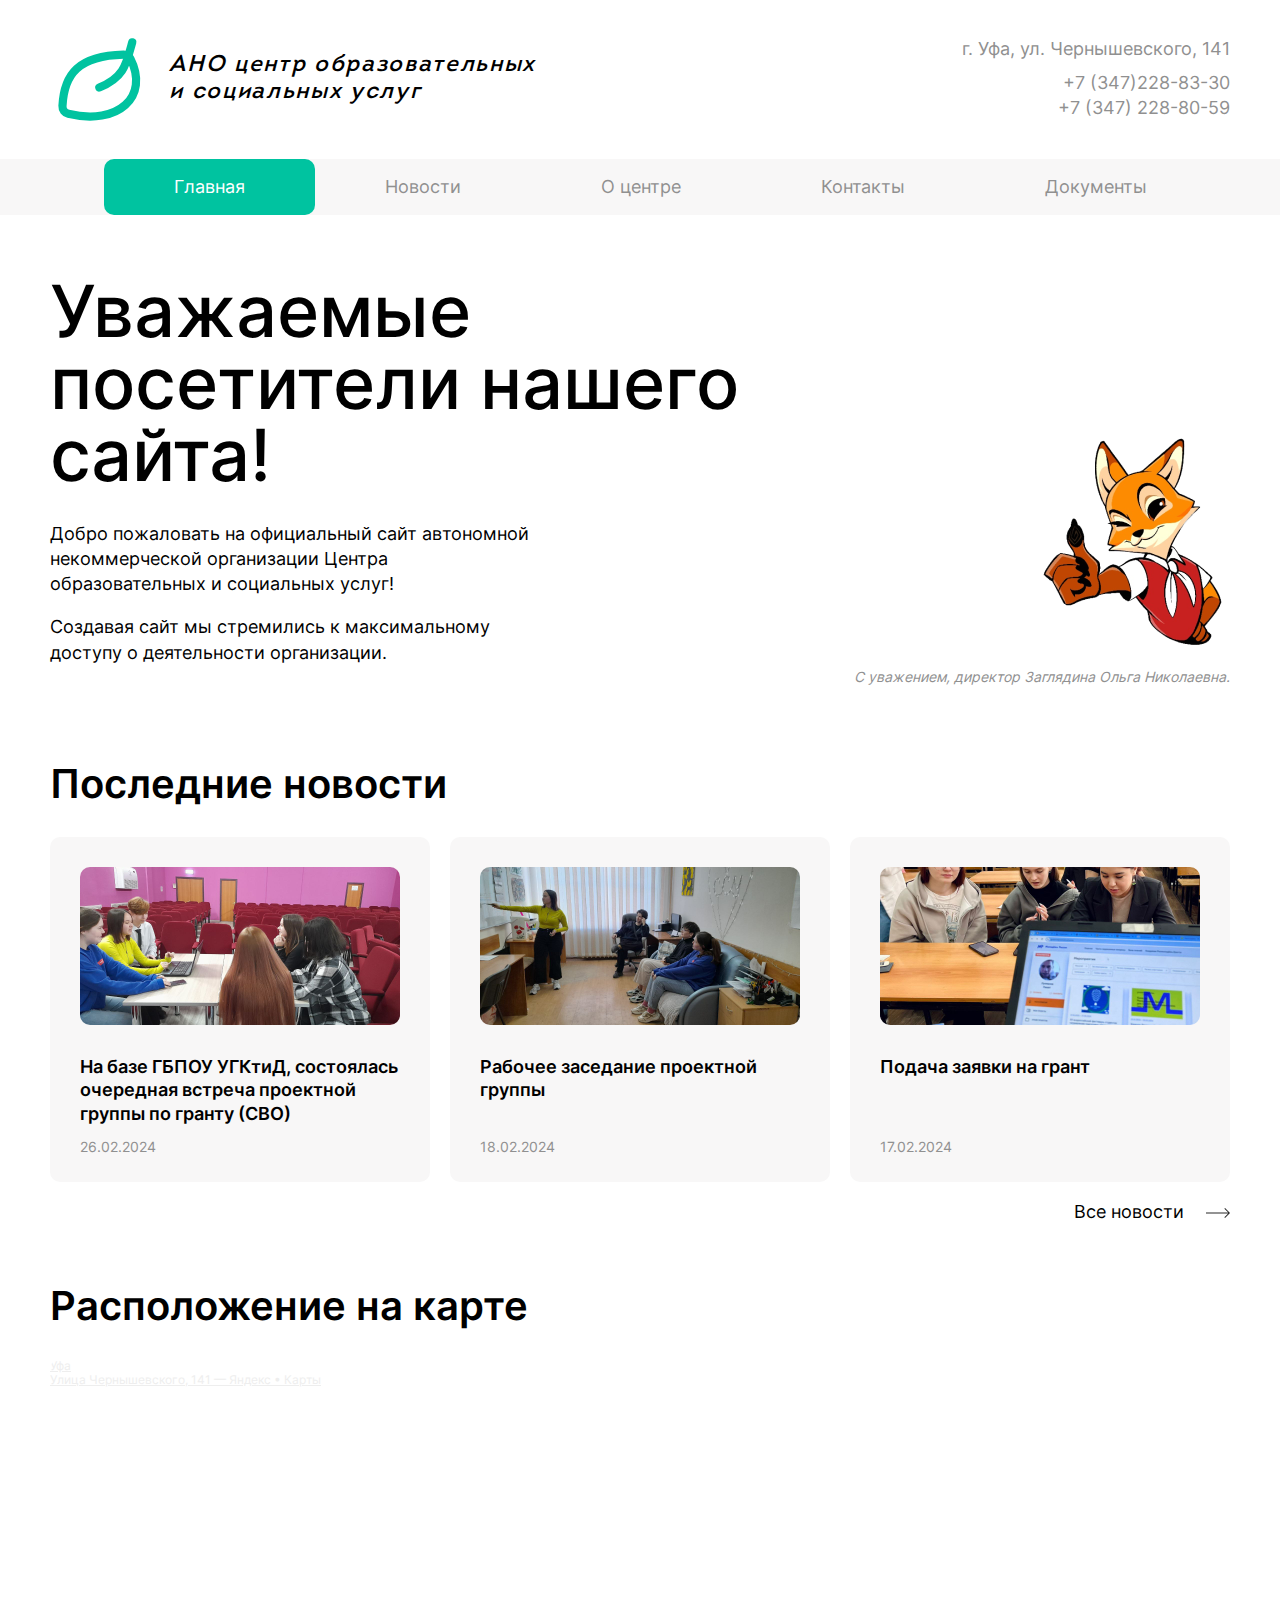
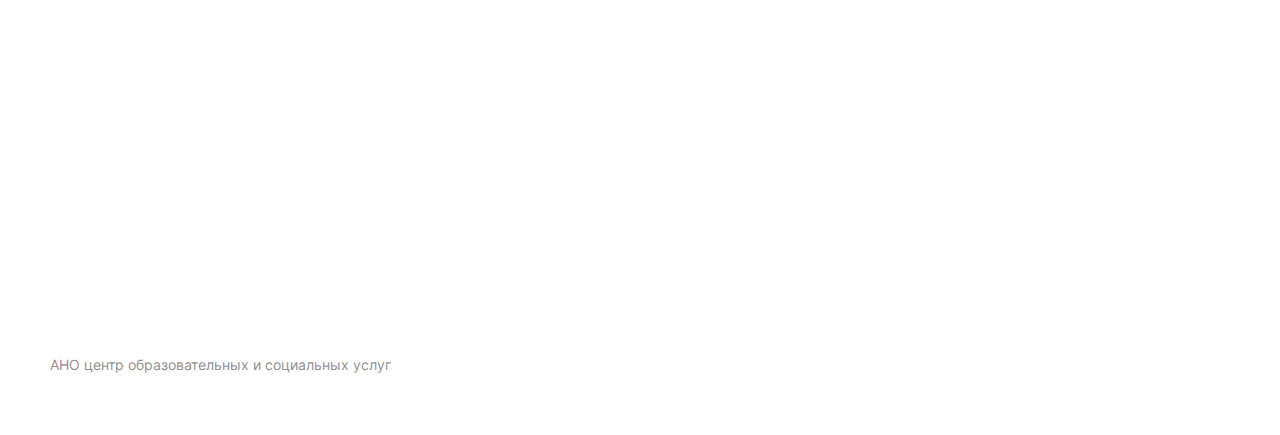
<file: index.html>
<!DOCTYPE html>
<html>
<head>
	<meta charset="utf-8">
	<meta name="viewport" content="width=device-width, initial-scale=1">
	<meta http-equiv="cache-control" content="no-cache">
	<title>АНО центр образовательных и социальных услуг</title>
	<link rel="stylesheet" href="styles/normalize.css">
	<link rel="stylesheet" href="styles/header.css">
	<link rel="stylesheet" href="styles/new.css">
	<link rel="stylesheet" href="styles/map.css">
	<link rel="stylesheet" href="styles/footer.css">
	<link rel="stylesheet" href="styles/pages/style.css">
</head>
<body class="body">
	<header class="header body__header">
		<div class="header__container header__container--small-window--padding-little">
			<a href="index.html" class="logo header__logo header__logo--small-window--litte">
				<img src="images/logo.svg" class="logo__image logo__image--little-window--little">
				<p class="logo__text logo__text--small-window--little">АНО центр образовательных<br> и социальных услуг</p>
			</a>
			<div class="header__contact-info header__contact-info--small-window--hidden">
				<p class="header__contact-street">г. Уфа, ул. Чернышевского, 141</p>
				<p class="header__contact-tel">+7 (347)228-83-30<br>
				+7 (347) 228-80-59</p>
			</div>
			<button class="header__burger header__burger--small-window--visible">
				<div class="header__burger-line"></div>
			</button>
			<button class="background-button"></button>
		</div>
		<nav class="navigation navigation--small-window--other">
			<ul class="navigation__list navigation__list--small-window--other">
				<li class="navigation__item navigation__item--little-window--width-100"><a href="index.html" title="Вы на данной странице" class="navigation__link navigation__link--active navigation__link--little-window--other navigation__link--small-window--active">Главная</a></li> 
				<li class="navigation__item navigation__item--little-window--width-100"><a href="news.html" class="navigation__link navigation__link--little-window--other">Новости</a></li>
				<li class="navigation__item navigation__item--little-window--width-100"><a href="about-us.html" class="navigation__link navigation__link--little-window--other">О центре</a></li>
				<li class="navigation__item navigation__item--little-window--width-100"><a href="contacts.html" class="navigation__link navigation__link--little-window--other">Контакты</a></li>
				<li class="navigation__item navigation__item--little-window--width-100"><a href="documents.html" class="navigation__link navigation__link--little-window--other">Документы</a></li>
			</ul>
		</nav>
	</header>
	<main>
		<section class="information information--little-window--wrap information--small-window--padding-little">
			<div class="information__container">
				<h1 class="information__header information__header--very-small-window--little">Уважаемые посетители нашего сайта!</h1>
				<p class="information__text">Добро пожаловать на официальный сайт автономной некоммерческой организации Центра образовательных и социальных услуг!</p>
				<p class="information__text">Создавая сайт мы стремились к максимальному доступу о деятельности организации.<p>
			</div>
			<div class="information__container-image information__container-image--small-window--width-100">
				<img class="information__image" src="images/fox-nice.png" alt="Лиса с поднятым пальцем вверх">
				<p class="information__text-two information__text-two--small-window--transfer-true">С уважением,<br class="information__transfer information__transfer--small-window--visible"> директор Заглядина Ольга Николаевна.</p>
			</div>
		</section>
		<section class="last-news last-news--small-window--padding-little">
			<h2 class="last-news__header">Последние новости</h2>
			<div class="last-news__container">
				<a href="news/news-five.html" class="new">
					<div class="new__wrapper-image new__wrapper-image--larger-window--margin-little  new__wrapper-image--large-small-middle-window--large new__wrapper-image--middle-window--large new__wrapper-image--small-window--little new__wrapper-image--very-small-window--little">
						<img class="new__image" src="images/news/5.jpg" alt=''>
					</div>
					<h3 class="new__title new__title--small-window--little">На базе ГБПОУ УГКтиД, состоялась очередная встреча проектной группы по гранту (СВО)</h3>
					<time class="new__date" datetime="2024-02-26">26.02.2024</time>
				</a>
				<a href="news/news-four.html" class="new">
					<div class="new__wrapper-image new__wrapper-image--larger-window--margin-little new__wrapper-image--large-small-middle-window--large new__wrapper-image--middle-window--large new__wrapper-image--small-window--little new__wrapper-image--very-small-window--little">
						<img class="new__image" src="images/news/4.jpg" alt=''>
					</div>
					<h3 class="new__title new__title--small-window--little">Рабочее заседание проектной группы</h3>
					<time class="new__date" datetime="2024-02-18">18.02.2024</time>
				</a>
				<a href="news/news-three.html" class="new">
					<div class="new__wrapper-image new__wrapper-image--larger-window--margin-little new__wrapper-image--large-small-middle-window--large new__wrapper-image--middle-window--large new__wrapper-image--small-window--little new__wrapper-image--very-small-window--little">
						<img class="new__image" src="images/news/3.jpg" alt=''>
					</div>
					<h3 class="new__title new__title--small-window--little">Подача заявки на грант</h3>
					<time class="new__date" datetime="2024-02-17">17.02.2024</time>
				</a>
			</div>
			<a class="last-news__all-news" href="news.html">Все новости</a>
		</section>
		<section class="map body__map map--small-window--padding-little">
			<h2 class="map__header map__header--small-window--little">Расположение на карте</h2>
			<div class="map__container" style="position:relative;overflow:hidden;">
				<a href="https://yandex.ru/maps/172/ufa/?utm_medium=mapframe&utm_source=maps" style="color:#eee;font-size:12px;position:absolute;top:0px;">Уфа</a>
				<a href="https://yandex.ru/maps/172/ufa/house/ulitsa_chernyshevskogo_141/YUwYfwFoSkUEQFtufXtzdHVjbQ==/?ll=55.968303%2C54.725909&utm_medium=mapframe&utm_source=maps&z=16.81" style="color:#eee;font-size:12px;position:absolute;top:14px;">
					Улица Чернышевского, 141 — Яндекс • Карты
				</a>
				<iframe class="map__frame"
					src="https://yandex.ru/map-widget/v1/?ll=55.968303%2C54.725909&mode=search&ol=geo&ouri=ymapsbm1%3A%2F%2Fgeo%3Fdata%3DCgg1NzcxNTI3OBJv0KDQvtGB0YHQuNGPLCDQoNC10YHQv9GD0LHQu9C40LrQsCDQkdCw0YjQutC-0YDRgtC-0YHRgtCw0L0sINCj0YTQsCwg0YPQu9C40YbQsCDQp9C10YDQvdGL0YjQtdCy0YHQutC-0LPQviwgMTQxIgoNi99fQhVV51pC&z=16.81"
					width="560"
					height="400"
					frameborder="1"
					allowfullscreen="true"
					style="position:relative;"
				></iframe>
			</div>
		</section>
	</main>
	<footer class="footer footer--small-window--padding-little">
		<p class="footer__text">АНО центр образовательных <br class="footer__transfer">и социальных услуг</p>
	</footer>
	<script src="js/navigation.js"></script>
</body>
</html>
</file>
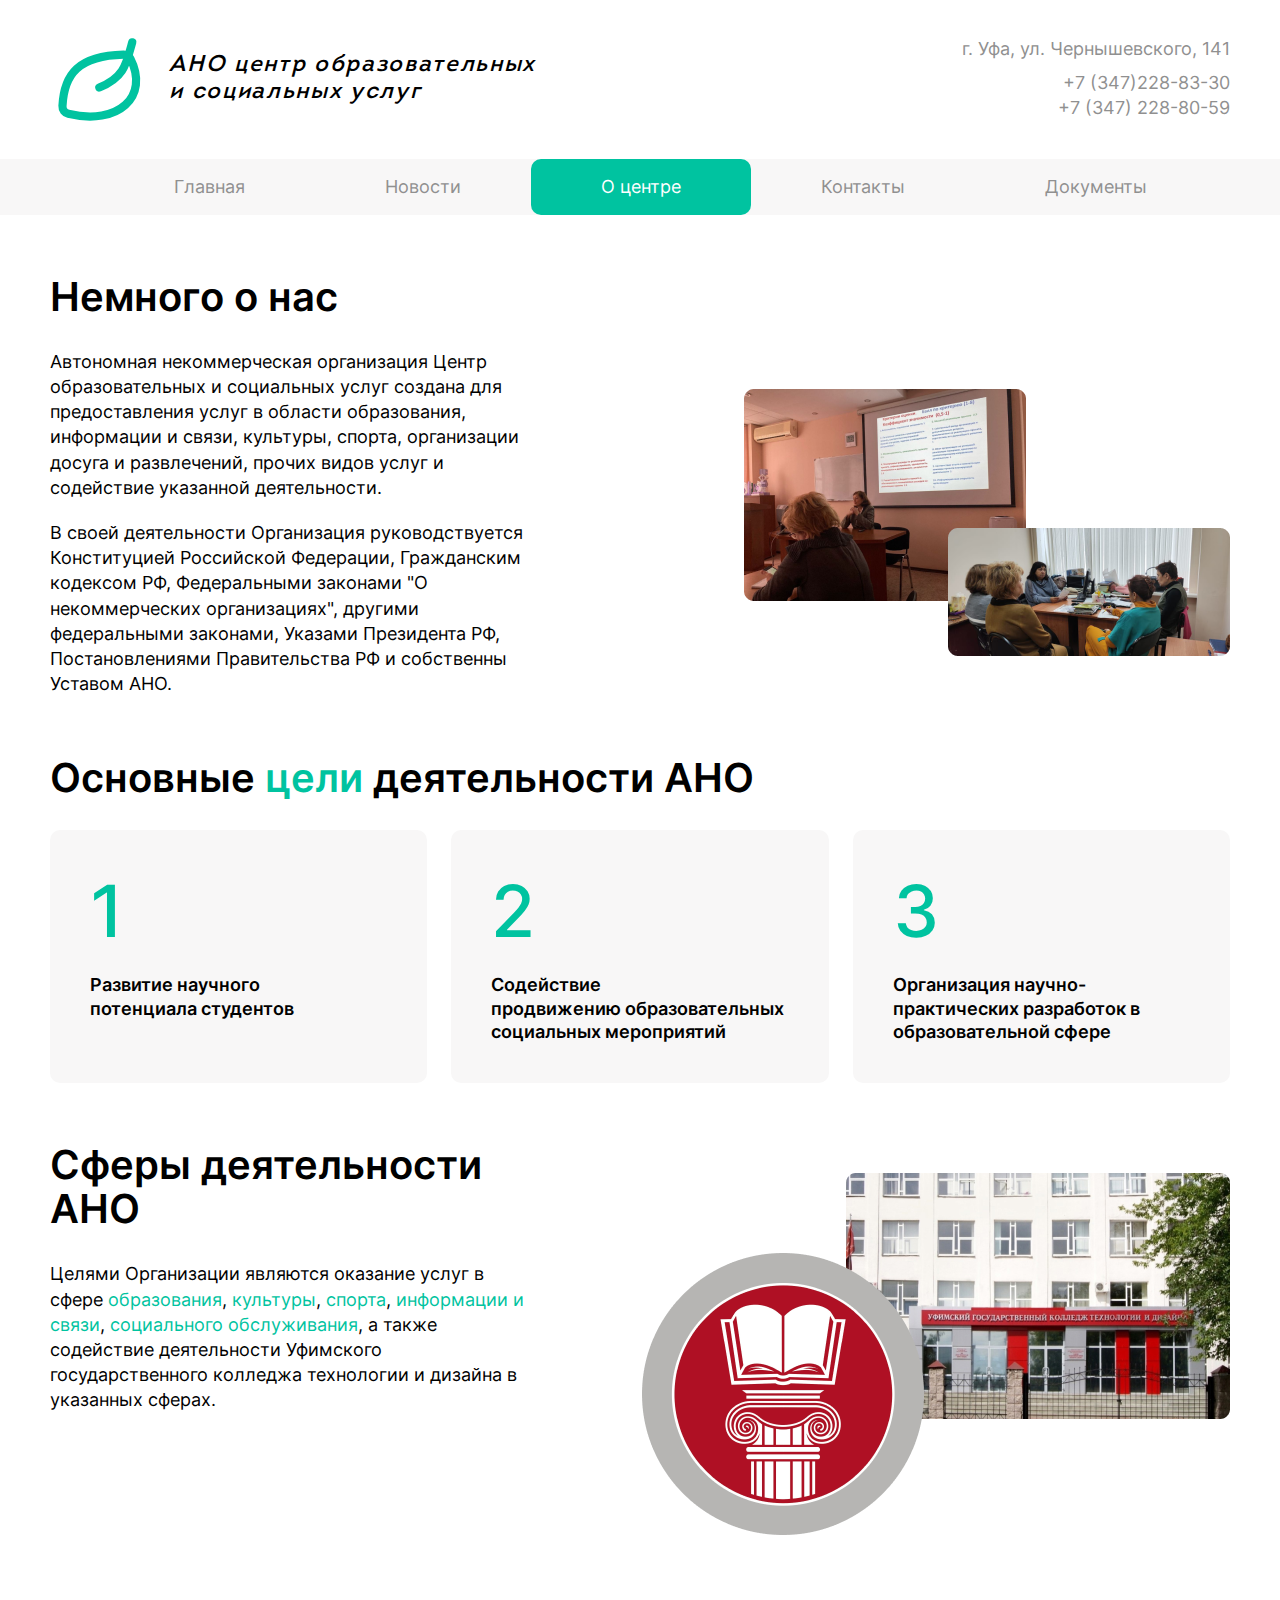
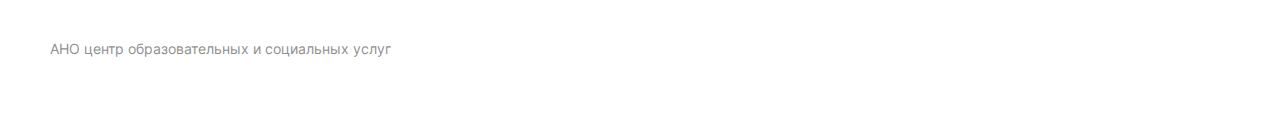
<file: about-us.html>
<!DOCTYPE html>
<html>
<head>
	<meta charset="utf-8">
	<meta name="viewport" content="width=device-width, initial-scale=1">
	<meta http-equiv="cache-control" content="no-cache">
	<title>О центре</title>
	<link rel="stylesheet" href="styles/normalize.css">
	<link rel="stylesheet" href="styles/header.css">
	<link rel="stylesheet" href="styles/footer.css">
	<link rel="stylesheet" href="styles/pages/about-us.css">
</head>
<body class="body">
	<header class="header body__header">
		<div class="header__container header__container--small-window--padding-little">
			<a href="index.html" class="logo header__logo header__logo--small-window--litte">
				<img src="images/logo.svg" class="logo__image logo__image--little-window--little">
				<p class="logo__text logo__text--small-window--little">АНО центр образовательных<br> и социальных услуг</p>
			</a>
			<div class="header__contact-info header__contact-info--small-window--hidden">
				<p class="header__contact-street">г. Уфа, ул. Чернышевского, 141</p>
				<p class="header__contact-tel">+7 (347)228-83-30<br>
				+7 (347) 228-80-59</p>
			</div>
			<button class="header__burger header__burger--small-window--visible">
				<div class="header__burger-line"></div>
			</button>
			<button class="background-button"></button>
		</div>
		<nav class="navigation navigation--small-window--other">
			<ul class="navigation__list navigation__list--small-window--other">
				<li class="navigation__item navigation__item--little-window--width-100"><a href="index.html" class="navigation__link navigation__link--little-window--other">Главная</a></li> 
				<li class="navigation__item navigation__item--little-window--width-100"><a href="news.html" class="navigation__link navigation__link--little-window--other">Новости</a></li>
				<li class="navigation__item navigation__item--little-window--width-100"><a href="about-us.html" title="Вы на данной странице" class="navigation__link navigation__link--little-window--other navigation__link--active navigation__link--small-window--active">О центре</a></li>
				<li class="navigation__item navigation__item--little-window--width-100"><a href="contacts.html" class="navigation__link navigation__link--little-window--other">Контакты</a></li>
				<li class="navigation__item navigation__item--little-window--width-100"><a href="documents.html" class="navigation__link navigation__link--little-window--other">Документы</a></li>
			</ul>
		</nav>
	</header>
	<main>
		<section class="about-us about-us--middle-window--wrap body__about-us about-us--small-window--padding-little">
			<div class="about-us__text-container about-us__text-containe--middle-window-more">
				<h1 class="title title--small-window--little about-us__header">Немного о нас</h1>
				<p class="about-us__text-one about-us__text-one--small-window--little">Автономная некоммерческая организация Центр образовательных и социальных услуг создана для предоставления услуг в области образования, информации и связи, культуры, спорта, организации досуга и развлечений, прочих видов услуг и содействие указанной деятельности.</p>
				<p class="about-us__text-two about-us__text-two--middle-window--margin-bottom about-us__text-two--small-window--little">В своей деятельности Организация руководствуется Конституцией Российской Федерации, Гражданским кодексом РФ, Федеральными законами "О некоммерческих организациях", другими федеральными законами, Указами Президента РФ, Постановлениями Правительства РФ и собственны Уставом АНО.</p>
			</div>
			<div class="about-us__image-container about-us__image-container--middle-window--little about-us__image-container--small-window--little">
				<img class="about-us__image-one about-us__image-one--small-window--little" src="images/image-one.png" alt=''>
				<img class="about-us__image-two about-us__image-two--small-window--little" src="images/image-two.png" alt=''>
			</div>
		</section>
		<section class="main-target main-target--small-window--padding-little body__main-targer">
			<h2 class="title title--small-window--little about-us__header">Основные <span class="green">цели</span> деятельности АНО</h2>
			<div class="main-targer__container main-targer__container--middle-window--fr2 main-targer__container--small-window--fr1">
				<div class="main-targer__block main-targer__block--small-window-max-width--more">
					<span class="main-targer__number">1</span>
					<p class="main-target__text">Развитие научного<br> потенциала студентов</p>
				</div>
				<div class="main-targer__block main-targer__block--small-window-max-width--more">
					<span class="main-targer__number">2</span>
					<p class="main-target__text">Содействие<br> продвижению образовательных социальных мероприятий </p>
				</div>
				<div class="main-targer__block main-targer__block--small-window-max-width--more">
					<span class="main-targer__number">3</span>
					<p class="main-target__text">Организация научно-практических разработок в образовательной сфере</p>
				</div>
			</div>
		</section>
		<section class="field-of-activity field-of-activity--middle-window--wrap field-of-activity--small-window--padding-little">
			<div class="field-of-activity__text-container field-of-activity__text-containe--middle-window-more">
				<h1 class="title title--small-window--little field-of-activity__header">Сферы деятельности АНО</h1>
				<p class="field-of-activity__text-one field-of-activity__text-one--small-window--little field-of-activity__text-one--middle-window-more">Целями Организации являются оказание услуг в сфере <span class="green">образования</span>, <span class="green">культуры</span>, <span class="green">спорта</span>, <span class="green">информации и связи</span>, <span class="green">социального обслуживания</span>, а также содействие деятельности Уфимского государственного колледжа технологии и дизайна в указанных сферах.</p>
			</div>
			<div class="field-of-activity__image-container field-of-activity__image-container--small-window--little">
				<img class="field-of-activity__image-one field-of-activity__image-one--small-window--little" src="images/image-three.png" alt=''>
				<img class="field-of-activity__image-two field-of-activity__image-two--small-window--little" src="images/image-four.png" alt=''>
			</div>
		</section>
	</main>
	<footer class="footer footer--small-window--padding-little">
		<p class="footer__text">АНО центр образовательных <br class="footer__transfer">и социальных услуг</p>
	</footer>
	<script src="js/navigation.js"></script>
</body>
</html>
</file>
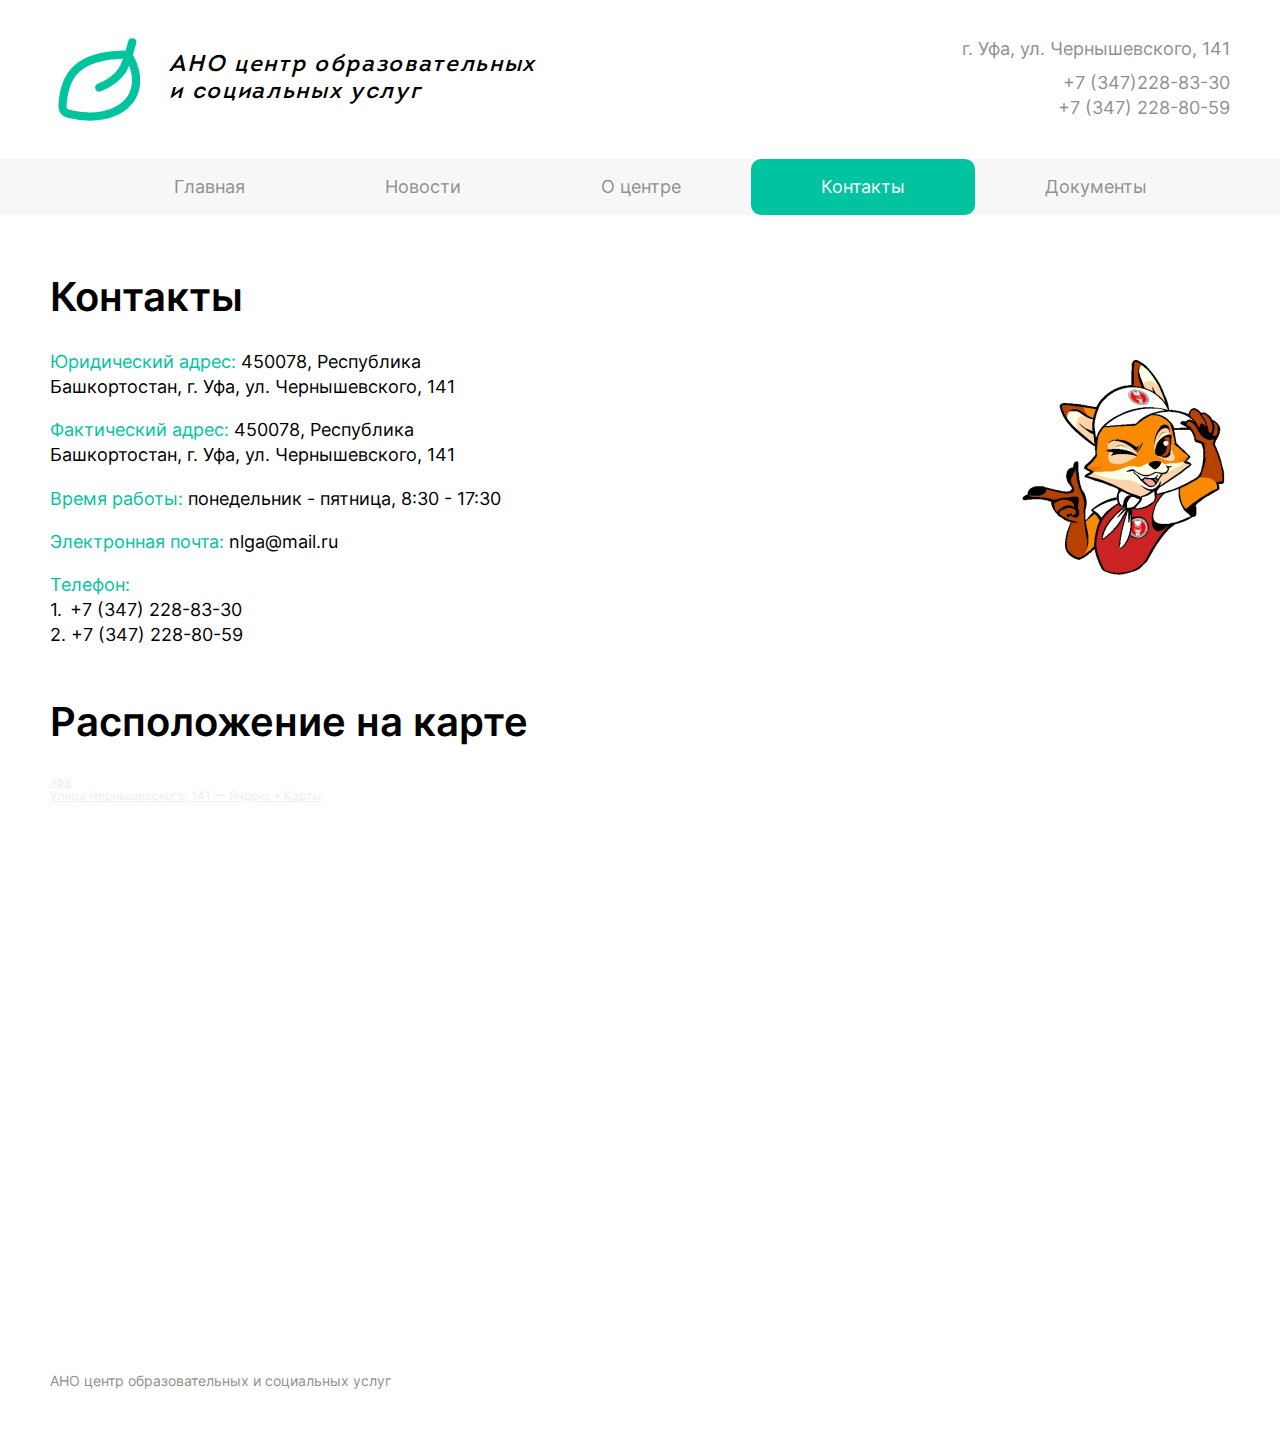
<file: contacts.html>
<!DOCTYPE html>
<html>
<head>
	<meta charset="utf-8">
	<meta name="viewport" content="width=device-width, initial-scale=1">
	<meta http-equiv="cache-control" content="no-cache">
	<title>Контакты</title>
	<link rel="stylesheet" href="styles/normalize.css">
	<link rel="stylesheet" href="styles/header.css">
	<link rel="stylesheet" href="styles/map.css">
	<link rel="stylesheet" href="styles/footer.css">
	<link rel="stylesheet" href="styles/pages/contacts.css">
</head>
<body class="body">
	<header class="header body__header">
		<div class="header__container header__container--small-window--padding-little">
			<a href="index.html" class="logo header__logo header__logo--small-window--litte">
				<img src="images/logo.svg" class="logo__image logo__image--little-window--little">
				<p class="logo__text logo__text--small-window--little">АНО центр образовательных<br> и социальных услуг</p>
			</a>
			<div class="header__contact-info header__contact-info--small-window--hidden">
				<p class="header__contact-street">г. Уфа, ул. Чернышевского, 141</p>
				<p class="header__contact-tel">+7 (347)228-83-30<br>
				+7 (347) 228-80-59</p>
			</div>
			<button class="header__burger header__burger--small-window--visible">
				<div class="header__burger-line"></div>
			</button>
			<button class="background-button"></button>
		</div>
		<nav class="navigation navigation--small-window--other">
			<ul class="navigation__list navigation__list--small-window--other">
				<li class="navigation__item navigation__item--little-window--width-100"><a href="index.html" class="navigation__link navigation__link--little-window--other">Главная</a></li> 
				<li class="navigation__item navigation__item--little-window--width-100"><a href="news.html" class="navigation__link navigation__link--little-window--other">Новости</a></li>
				<li class="navigation__item navigation__item--little-window--width-100"><a href="about-us.html" class="navigation__link navigation__link--little-window--other">О центре</a></li>
				<li class="navigation__item navigation__item--little-window--width-100"><a href="contacts.html" title="Вы на данной странице" class="navigation__link navigation__link--active navigation__link--little-window--other navigation__link--small-window--active">Контакты</a></li>
				<li class="navigation__item navigation__item--little-window--width-100"><a href="documents.html" class="navigation__link navigation__link--little-window--other">Документы</a></li>
			</ul>
		</nav>
	</header>
	<main>
		<section class="contacts contacts----small-window--visible">
			<div class="contacts__text-container">
				<h1 class="title title--small-window--little about-us__header">Контакты</h1>
				<p class="contacts__text"><spam class="green">Юридический адрес:</spam> 450078, Республика Башкортостан, г. Уфа, ул. Чернышевского, 141</p>
				<p class="contacts__text"><spam class="green">Фактический адрес:</spam>  450078, Республика Башкортостан, г. Уфа, ул. Чернышевского, 141</p>
				<p class="contacts__text"><spam class="green">Время работы:</spam> понедельник - пятница, 8:30 - 17:30</p>
				<p class="contacts__text"><spam class="green">Электронная почта:</spam> nlga@mail.ru</p>
				<p class="contacts__text"><spam class="green">Телефон:</spam><br>1.&#8201; +7 (347) 228-83-30<br>2. +7 (347) 228-80-59</p>
			</div>
			<div class="contact__image-container contact__image-container--small-window--hidden">
				<img src="images/fox-chick.png" alt=''>
			</div>
		</section>
		<section class="map body__map map--small-window--padding-little">
			<h2 class="map__header map__header--small-window--little">Расположение на карте</h2>
			<div class="map__container" style="position:relative;overflow:hidden;">
				<a href="https://yandex.ru/maps/172/ufa/?utm_medium=mapframe&utm_source=maps" style="color:#eee;font-size:12px;position:absolute;top:0px;">Уфа</a>
				<a href="https://yandex.ru/maps/172/ufa/house/ulitsa_chernyshevskogo_141/YUwYfwFoSkUEQFtufXtzdHVjbQ==/?ll=55.968303%2C54.725909&utm_medium=mapframe&utm_source=maps&z=16.81" style="color:#eee;font-size:12px;position:absolute;top:14px;">
					Улица Чернышевского, 141 — Яндекс • Карты
				</a>
				<iframe class="map__frame"
					src="https://yandex.ru/map-widget/v1/?ll=55.968303%2C54.725909&mode=search&ol=geo&ouri=ymapsbm1%3A%2F%2Fgeo%3Fdata%3DCgg1NzcxNTI3OBJv0KDQvtGB0YHQuNGPLCDQoNC10YHQv9GD0LHQu9C40LrQsCDQkdCw0YjQutC-0YDRgtC-0YHRgtCw0L0sINCj0YTQsCwg0YPQu9C40YbQsCDQp9C10YDQvdGL0YjQtdCy0YHQutC-0LPQviwgMTQxIgoNi99fQhVV51pC&z=16.81"
					width="560"
					height="400"
					frameborder="1"
					allowfullscreen="true"
					style="position:relative;"
				></iframe>
			</div>
		</section>
	</main>
	<footer class="footer footer--small-window--padding-little">
		<p class="footer__text">АНО центр образовательных <br class="footer__transfer">и социальных услуг</p>
	</footer>
	<script src="js/navigation.js"></script>
</body>
</html>
</file>
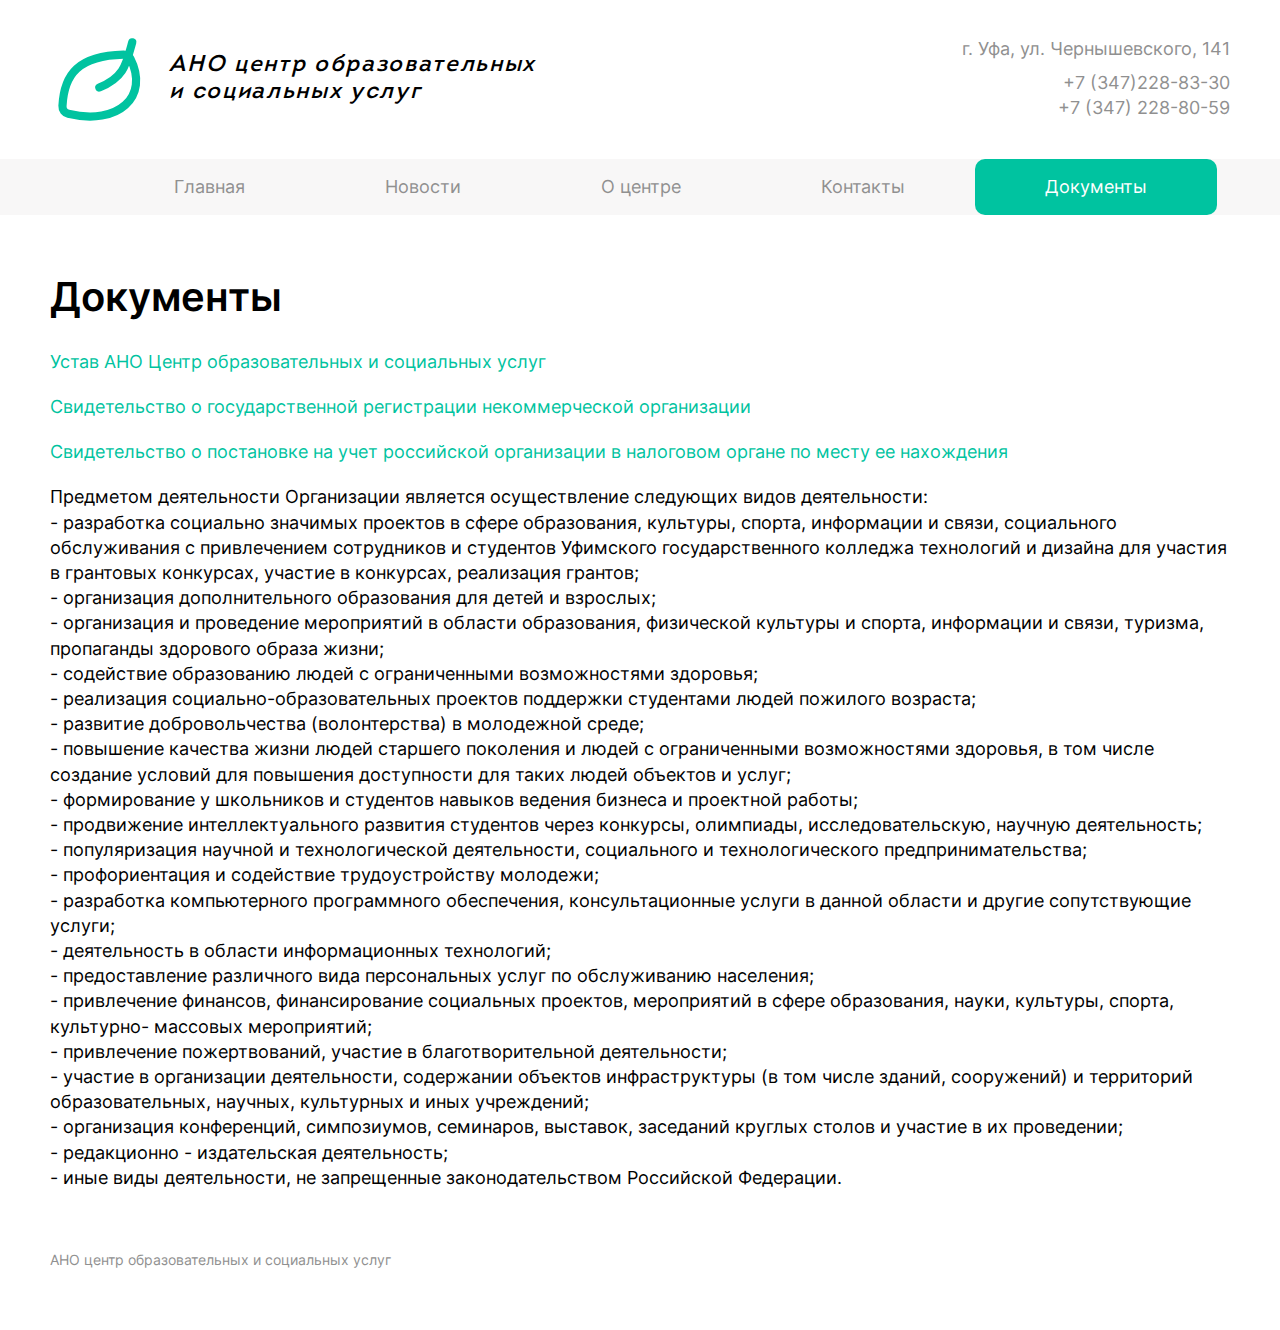
<file: documents.html>
<!DOCTYPE html>
<html>
<head>
	<meta charset="utf-8">
	<meta name="viewport" content="width=device-width, initial-scale=1">
	<meta http-equiv="cache-control" content="no-cache">
	<title>Документы</title>
	<link rel="stylesheet" href="styles/normalize.css">
	<link rel="stylesheet" href="styles/header.css">
	<link rel="stylesheet" href="styles/footer.css">
	<link rel="stylesheet" href="styles/pages/documents.css">
</head>
<body class="body">
	<header class="header body__header">
		<div class="header__container header__container--small-window--padding-little">
			<a href="index.html" class="logo header__logo header__logo--small-window--litte">
				<img src="images/logo.svg" class="logo__image logo__image--little-window--little">
				<p class="logo__text logo__text--small-window--little">АНО центр образовательных<br> и социальных услуг</p>
			</a>
			<div class="header__contact-info header__contact-info--small-window--hidden">
				<p class="header__contact-street">г. Уфа, ул. Чернышевского, 141</p>
				<p class="header__contact-tel">+7 (347)228-83-30<br>
				+7 (347) 228-80-59</p>
			</div>
			<button class="header__burger header__burger--small-window--visible">
				<div class="header__burger-line"></div>
			</button>
			<button class="background-button"></button>
		</div>
		<nav class="navigation navigation--small-window--other">
			<ul class="navigation__list navigation__list--small-window--other">
				<li class="navigation__item navigation__item--little-window--width-100"><a href="index.html" class="navigation__link navigation__link--little-window--other">Главная</a></li> 
				<li class="navigation__item navigation__item--little-window--width-100"><a href="news.html" class="navigation__link navigation__link--little-window--other">Новости</a></li>
				<li class="navigation__item navigation__item--little-window--width-100"><a href="about-us.html" class="navigation__link navigation__link--little-window--other">О центре</a></li>
				<li class="navigation__item navigation__item--little-window--width-100"><a href="contacts.html" class="navigation__link navigation__link--little-window--other">Контакты</a></li>
				<li class="navigation__item navigation__item--little-window--width-100"><a href="documents.html" title="Вы на данной странице" class="navigation__link navigation__link--active navigation__link--little-window--other navigation__link--small-window--active">Документы</a></li>
			</ul>
		</nav>
	</header>
	<main>
		<section class="documents documents--small-window--padding-little">
			<h1 class="title title--small-window--little about-us__header">Документы</h1>
			<a class="documents__link documents__link--small-window--little" href="files/Устав.pdf"><span class="green">Устав АНО Центр образовательных и социальных услуг</span></a>
			<a class="documents__link documents__link--small-window--little" href="files/Свидетельство.pdf"><span class="green">Свидетельство о государственной регистрации некоммерческой организации</span></a>
			<a class="documents__link documents__link--small-window--little" href="files/Свидетельство-ЧБ.pdf"><span class="green">Свидетельство о постановке на учет российской организации в налоговом органе по месту ее нахождения</span></a>
			<p class="documents__text documents__text--small-window--little">
				Предметом деятельности Организации является осуществление следующих видов деятельности:<br>
				- разработка социально значимых проектов в сфере образования, культуры, спорта, информации и связи, социального обслуживания с привлечением сотрудников и студентов Уфимского государственного колледжа технологий и дизайна для участия в грантовых конкурсах, участие в конкурсах, реализация грантов;<br>
				- организация дополнительного образования для детей и взрослых;<br>
				- организация и проведение мероприятий в области образования, физической культуры и спорта, информации и связи, туризма, пропаганды здорового образа жизни;<br>
				- содействие образованию людей с ограниченными возможностями здоровья;<br>
				- реализация социально-образовательных проектов поддержки студентами людей пожилого возраста;<br>
				- развитие добровольчества (волонтерства) в молодежной среде;<br>
				- повышение качества жизни людей старшего поколения и людей с ограниченными возможностями здоровья, в том числе создание условий для повышения доступности для таких людей объектов и услуг;<br>
				- формирование у школьников и студентов навыков ведения бизнеса и проектной работы;<br>
				- продвижение интеллектуального развития студентов через конкурсы, олимпиады, исследовательскую, научную деятельность;<br>
				- популяризация научной и технологической деятельности, социального и технологического предпринимательства;<br>
				- профориентация и содействие трудоустройству молодежи;<br>
				- разработка компьютерного программного обеспечения, консультационные услуги в данной области и другие сопутствующие услуги;<br>
				- деятельность в области информационных технологий;<br>
				- предоставление различного вида персональных услуг по обслуживанию населения;<br>
				- привлечение финансов, финансирование социальных проектов, мероприятий в сфере образования, науки, культуры, спорта, культурно- массовых мероприятий;<br>
				- привлечение пожертвований, участие в благотворительной деятельности;<br>
				- участие в организации деятельности, содержании объектов инфраструктуры (в том числе зданий, сооружений) и территорий образовательных, научных, культурных и иных учреждений;<br>
				- организация конференций, симпозиумов, семинаров, выставок, заседаний круглых столов и участие в их проведении;<br>
				- редакционно - издательская деятельность;<br>
				- иные виды деятельности, не запрещенные законодательством Российской Федерации.
			</p>
		</section>
	</main>
	<footer class="footer footer--small-window--padding-little">
		<p class="footer__text">АНО центр образовательных <br class="footer__transfer">и социальных услуг</p>
	</footer>
	<script src="js/navigation.js"></script>
</body>
</html>
</file>
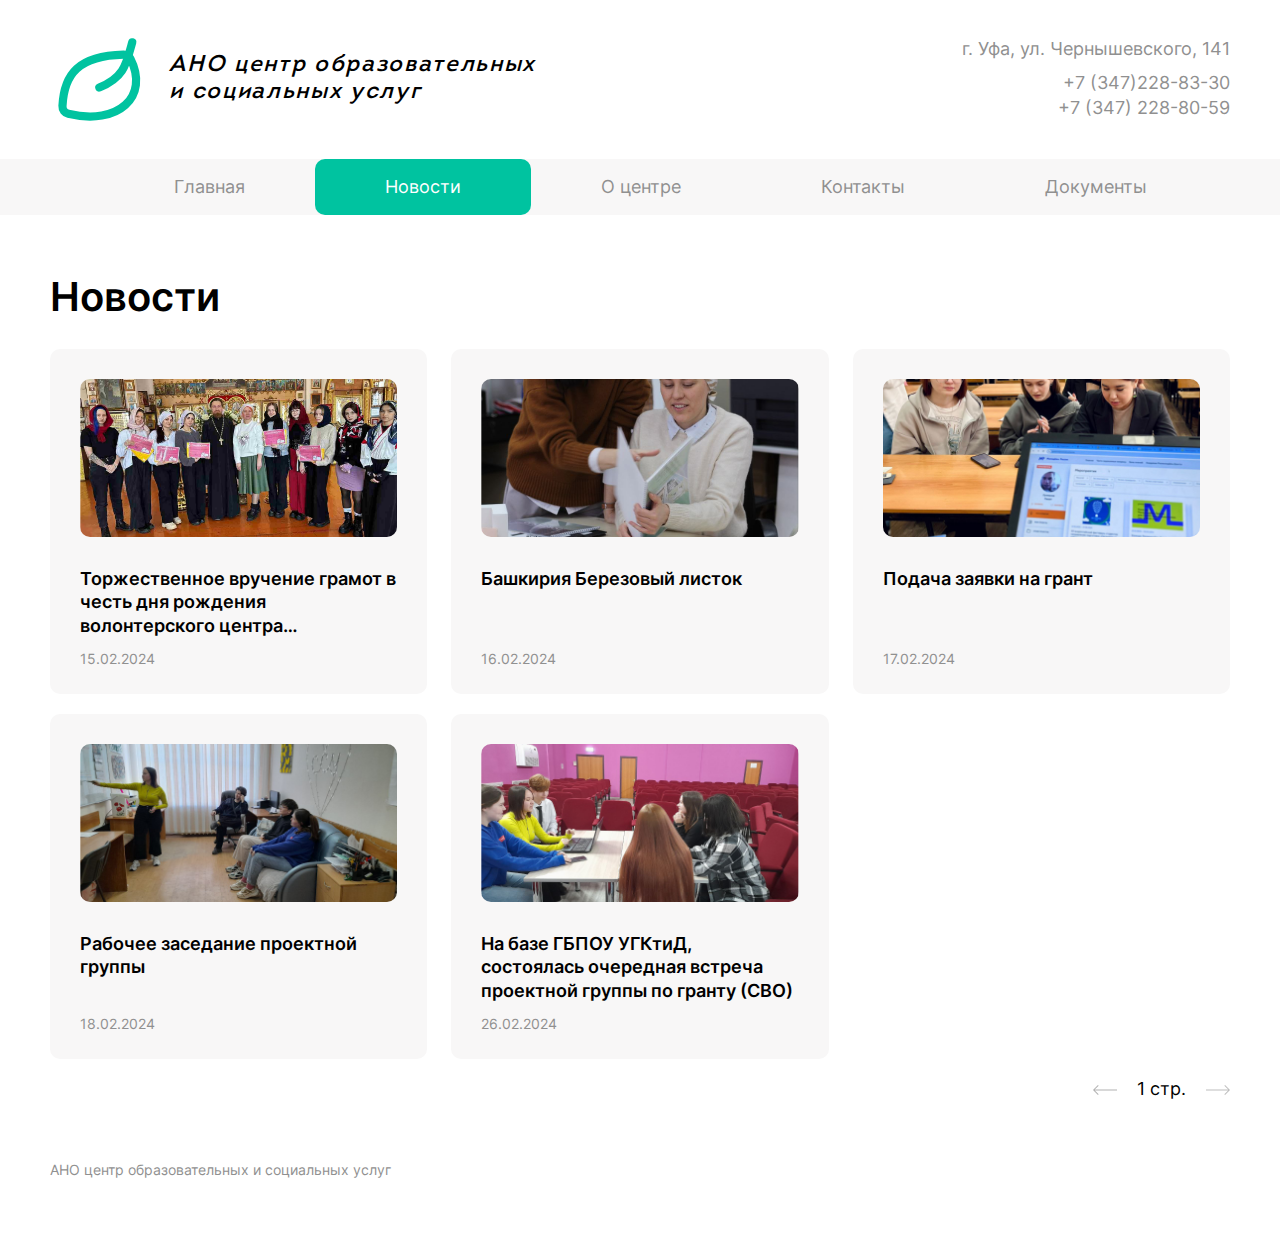
<file: news.html>
<!DOCTYPE html>
<html>
<head>
	<meta charset="utf-8">
	<meta name="viewport" content="width=device-width, initial-scale=1">
	<title>Новости</title>
	<link rel="stylesheet" href="styles/normalize.css">
	<link rel="stylesheet" href="styles/header.css">
	<link rel="stylesheet" href="styles/new.css">
	<link rel="stylesheet" href="styles/footer.css">
	<link rel="stylesheet" href="styles/pages/page-news.css">
</head>
<body class="body">
	<header class="header body__header">
		<div class="header__container header__container--small-window--padding-little">
			<a href="index.html" class="logo header__logo header__logo--small-window--litte">
				<img src="images/logo.svg" class="logo__image logo__image--little-window--little">
				<p class="logo__text logo__text--small-window--little">АНО центр образовательных<br> и социальных услуг</p>
			</a>
			<div class="header__contact-info header__contact-info--small-window--hidden">
				<p class="header__contact-street">г. Уфа, ул. Чернышевского, 141</p>
				<p class="header__contact-tel">+7 (347)228-83-30<br>
				+7 (347) 228-80-59</p>
			</div>
			<button class="header__burger header__burger--small-window--visible">
				<div class="header__burger-line"></div>
			</button>
			<button class="background-button"></button>
		</div>
		<nav class="navigation navigation--small-window--other">
			<ul class="navigation__list navigation__list--small-window--other">
				<li class="navigation__item navigation__item--little-window--width-100"><a href="index.html" class="navigation__link navigation__link--little-window--other">Главная</a></li> 
				<li class="navigation__item navigation__item--little-window--width-100"><a href="news.html" title="Вы на данной странице" class="navigation__link navigation__link--active navigation__link--little-window--other navigation__link--small-window--active">Новости</a></li>
				<li class="navigation__item navigation__item--little-window--width-100"><a href="about-us.html" class="navigation__link navigation__link--little-window--other">О центре</a></li>
				<li class="navigation__item navigation__item--little-window--width-100"><a href="contacts.html" class="navigation__link navigation__link--little-window--other">Контакты</a></li>
				<li class="navigation__item navigation__item--little-window--width-100"><a href="documents.html" class="navigation__link navigation__link--little-window--other">Документы</a></li>
			</ul>
		</nav>
	</header>
	<main>
		<section class="news news--small-window--padding-little">
			<h1 class="title title--small-window--little about-us__header">Новости</h1>
			<div class="news__container">
				<div class="news__wrapper">
					<div class="news__page">
						<a href="news/news-one.html" class="new">
							<div class="new__wrapper-image new__wrapper-image--large-middle-window--large new__wrapper-image--large-small-middle-window--large new__wrapper-image--middle-window--large new__wrapper-image--small-window--little new__wrapper-image--very-small-window--little">
								<img class="new__image" src="images/news/1.jpg" alt=''>
							</div>
							<h3 class="new__title new__title--small-window--little">Торжественное вручение грамот в честь дня рождения волонтерского центра "Парикмахер добра"</h3>
							<time class="new__date" datetime="2024-02-15">15.02.2024</time>
						</a>
						<a href="news/news-two.html" class="new">
							<div class="new__wrapper-image new__wrapper-image--large-middle-window--large new__wrapper-image--large-small-middle-window--large new__wrapper-image--middle-window--large new__wrapper-image--small-window--little new__wrapper-image--very-small-window--little">
								<img class="new__image" src="images/news/2.jpg" alt=''>
							</div>
							<h3 class="new__title new__title--small-window--little">Башкирия Березовый листок</h3>
							<time class="new__date" datetime="2024-02-16">16.02.2024</time>
						</a>
						<a href="news/news-three.html" class="new">
							<div class="new__wrapper-image new__wrapper-image--large-middle-window--large new__wrapper-image--large-small-middle-window--large new__wrapper-image--middle-window--large new__wrapper-image--small-window--little new__wrapper-image--very-small-window--little">
								<img class="new__image" src="images/news/3.jpg" alt=''>
							</div>
							<h3 class="new__title new__title--small-window--little">Подача заявки на грант</h3>
							<time class="new__date" datetime="2024-02-17">17.02.2024</time>
						</a>
						<a href="news/news-four.html" class="new">
							<div class="new__wrapper-image new__wrapper-image--large-middle-window--large new__wrapper-image--large-small-middle-window--large new__wrapper-image--middle-window--large new__wrapper-image--small-window--little new__wrapper-image--very-small-window--little">
								<img class="new__image" src="images/news/4.jpg" alt=''>
							</div>
							<h3 class="new__title new__title--small-window--little">Рабочее заседание проектной группы</h3>
							<time class="new__date" datetime="2024-02-18">18.02.2024</time>
						</a>
						<a href="news/news-five.html" class="new">
							<div class="new__wrapper-image new__wrapper-image--large-middle-window--large new__wrapper-image--large-small-middle-window--large new__wrapper-image--middle-window--large new__wrapper-image--small-window--little new__wrapper-image--very-small-window--little">
								<img class="new__image" src="images/news/5.jpg" alt=''>
							</div>
							<h3 class="new__title new__title--small-window--little">На базе ГБПОУ УГКтиД, состоялась очередная встреча проектной группы по гранту (СВО)</h3>
							<time class="new__date" datetime="2024-02-26">26.02.2024</time>
						</a>	
					</div>
				</div>
			</div>
			<div class="news__pages-container">
				<button class="button-arrow news__button-back"><img class="news__button-image-back" src="images/arrow-back.svg" alt=""></button>
				<p class="news__page-count"><span class="news__count">1</span> стр.</p>
				<button class="button-arrow news__button-forward"><img class="news__button-image-forward" src="images/arrow.svg" alt=""></button>
			</div>
		</section>
	</main>
	<footer class="footer footer--small-window--padding-little">
		<p class="footer__text">АНО центр образовательных <br class="footer__transfer">и социальных услуг</p>
	</footer>
	<script src="js/navigation.js"></script>
	<script src="js/page-control.js"></script>
</body>
</html>
</file>
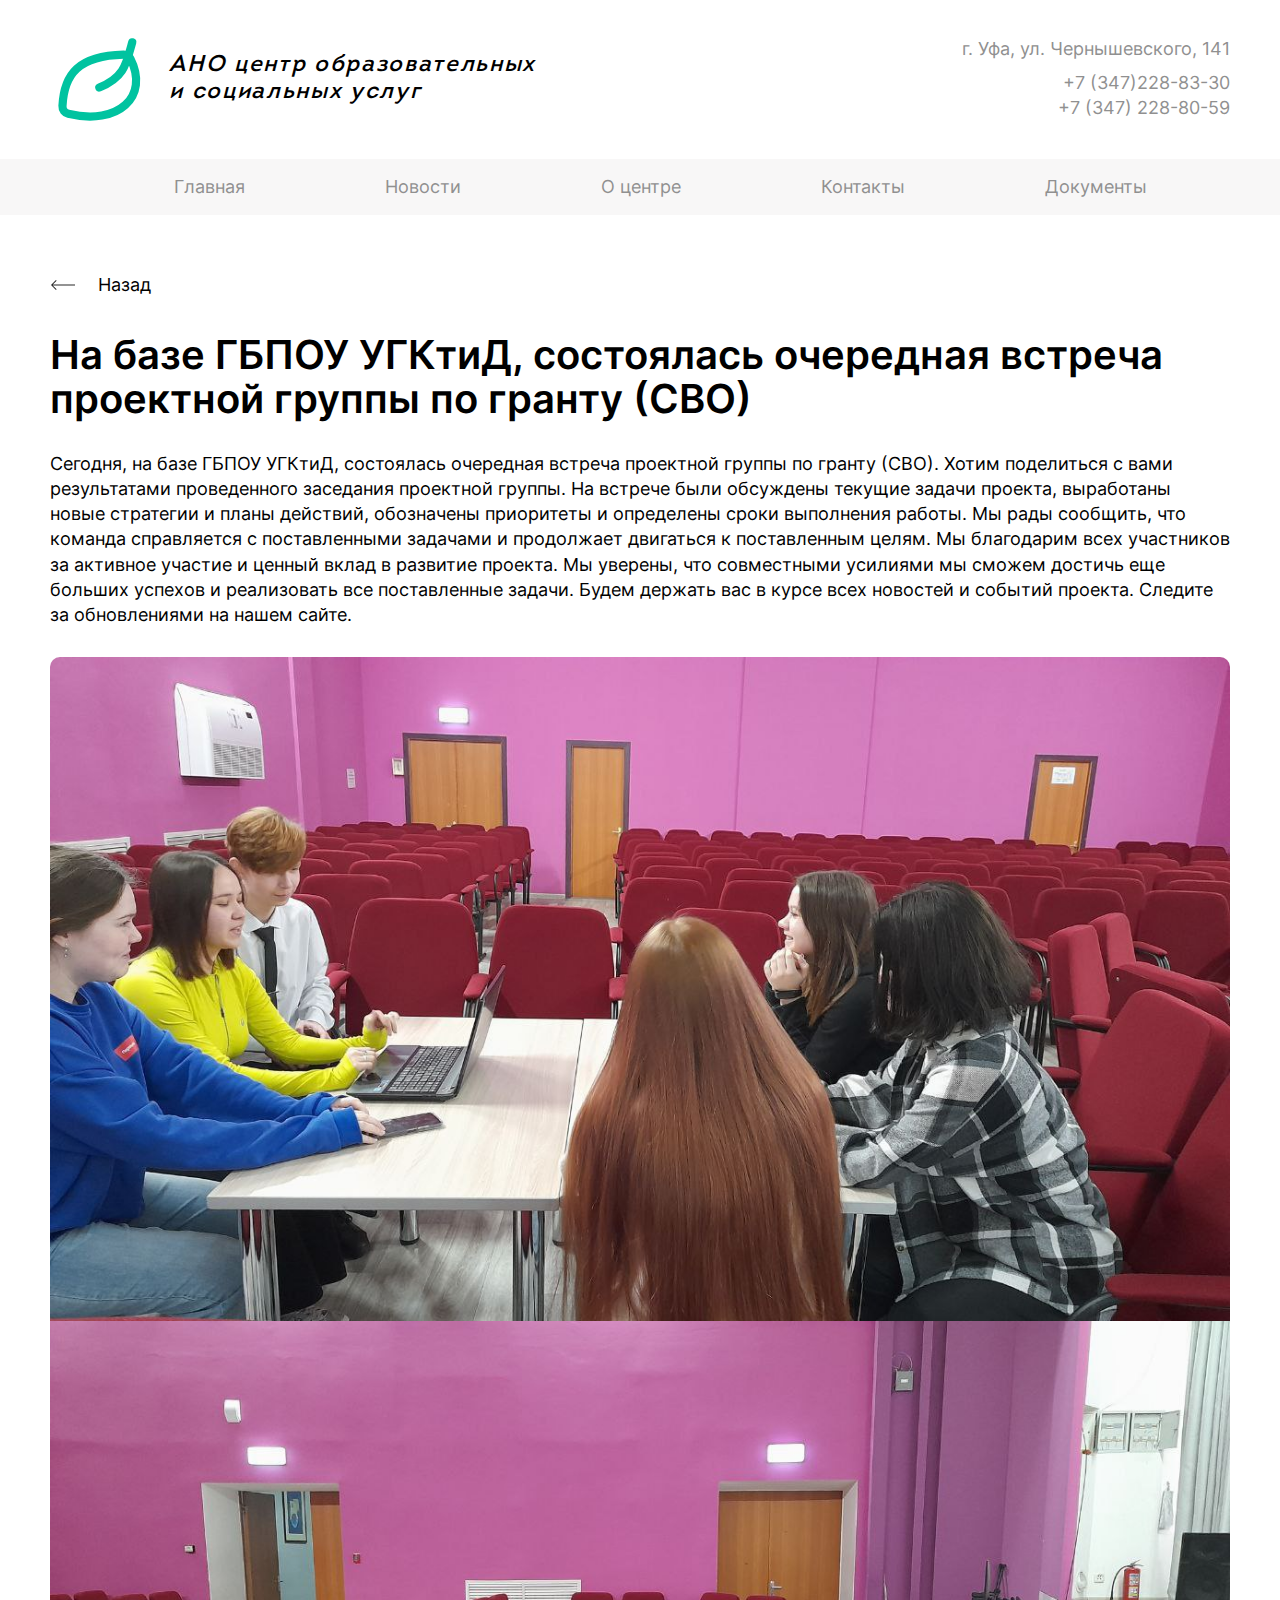
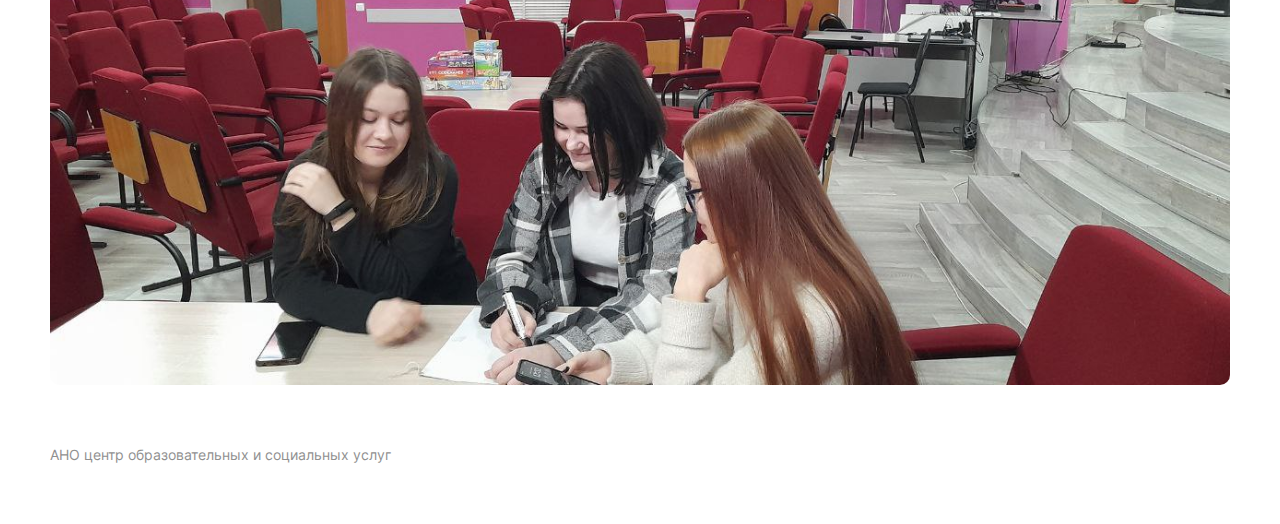
<file: news/news-five.html>
<!DOCTYPE html>
<html>
<head>
	<meta charset="utf-8">
	<meta name="viewport" content="width=device-width, initial-scale=1">
	<meta http-equiv="cache-control" content="no-cache">
	<title>Новость</title>
	<link rel="stylesheet" href="../styles/normalize.css">
	<link rel="stylesheet" href="../styles/header.css">
	<link rel="stylesheet" href="../styles/news-page.css">
	<link rel="stylesheet" href="../styles/footer.css">
</head>
<body class="body">
	<header class="header body__header">
		<div class="header__container">
			<a href="../index.html" class="logo header__logo header__logo--small-window--litte">
				<img src="../images/logo.svg" class="logo__image logo__image--little-window--little">
				<p class="logo__text logo__text--small-window--little">АНО центр образовательных<br> и социальных услуг</p>
			</a>
			<div class="header__contact-info header__contact-info--small-window--hidden">
				<p class="header__contact-street">г. Уфа, ул. Чернышевского, 141</p>
				<p class="header__contact-tel">+7 (347)228-83-30<br>
				+7 (347) 228-80-59</p>
			</div>
			<button class="header__burger header__burger--small-window--visible">
				<div class="header__burger-line"></div>
			</button>
			<button class="background-button"></button>
		</div>
		<nav class="navigation navigation--small-window--other">
			<ul class="navigation__list navigation__list--small-window--other">
				<li class="navigation__item navigation__item--little-window--width-100"><a href="../index.html" class="navigation__link navigation__link--little-window--other">Главная</a></li> 
				<li class="navigation__item navigation__item--little-window--width-100"><a href="../news.html" class="navigation__link navigation__link--little-window--other">Новости</a></li>
				<li class="navigation__item navigation__item--little-window--width-100"><a href="../about-us.html" class="navigation__link navigation__link--little-window--other">О центре</a></li>
				<li class="navigation__item navigation__item--little-window--width-100"><a href="../contacts.html" class="navigation__link navigation__link--little-window--other">Контакты</a></li>
				<li class="navigation__item navigation__item--little-window--width-100"><a href="../documents.html" class="navigation__link navigation__link--little-window--other">Документы</a></li>
			</ul>
		</nav>
	</header>
	<main>
		<section class="news-page news-page--small-window--padding-little">
			<a href="javascript:history.back()" class="news-page__link">Назад</a>
			<h1 class="title title--small-window--little about-us__header">На базе ГБПОУ УГКтиД, состоялась очередная встреча проектной группы по гранту (СВО)</h1>
			<p class="news-page__text">Сегодня, на базе ГБПОУ УГКтиД, состоялась очередная встреча проектной группы по гранту (СВО).
			Хотим поделиться с вами результатами проведенного заседания проектной группы. На встрече были обсуждены текущие задачи проекта, выработаны новые стратегии и планы действий, обозначены приоритеты и определены сроки выполнения работы.

			Мы рады сообщить, что команда справляется с поставленными задачами и продолжает двигаться к поставленным целям. 

			Мы благодарим всех участников за активное участие и ценный вклад в развитие проекта. Мы уверены, что совместными усилиями мы сможем достичь еще больших успехов и реализовать все поставленные задачи.

			Будем держать вас в курсе всех новостей и событий проекта. Следите за обновлениями на нашем сайте.</p>
			<div class="news-page__image-container">
				<img class="news-page__image" src="../images/news/5.jpg" alt="">
				<img class="news-page__image" src="../images/news/5.1.jpg" alt="">
			</div>
		</section>
	</main>
	<footer class="footer footer--small-window--padding-little">
		<p class="footer__text">АНО центр образовательных <br class="footer__transfer">и социальных услуг</p>
	</footer>
	<script src="../js/navigation.js"></script>
</body>
</html>
</file>
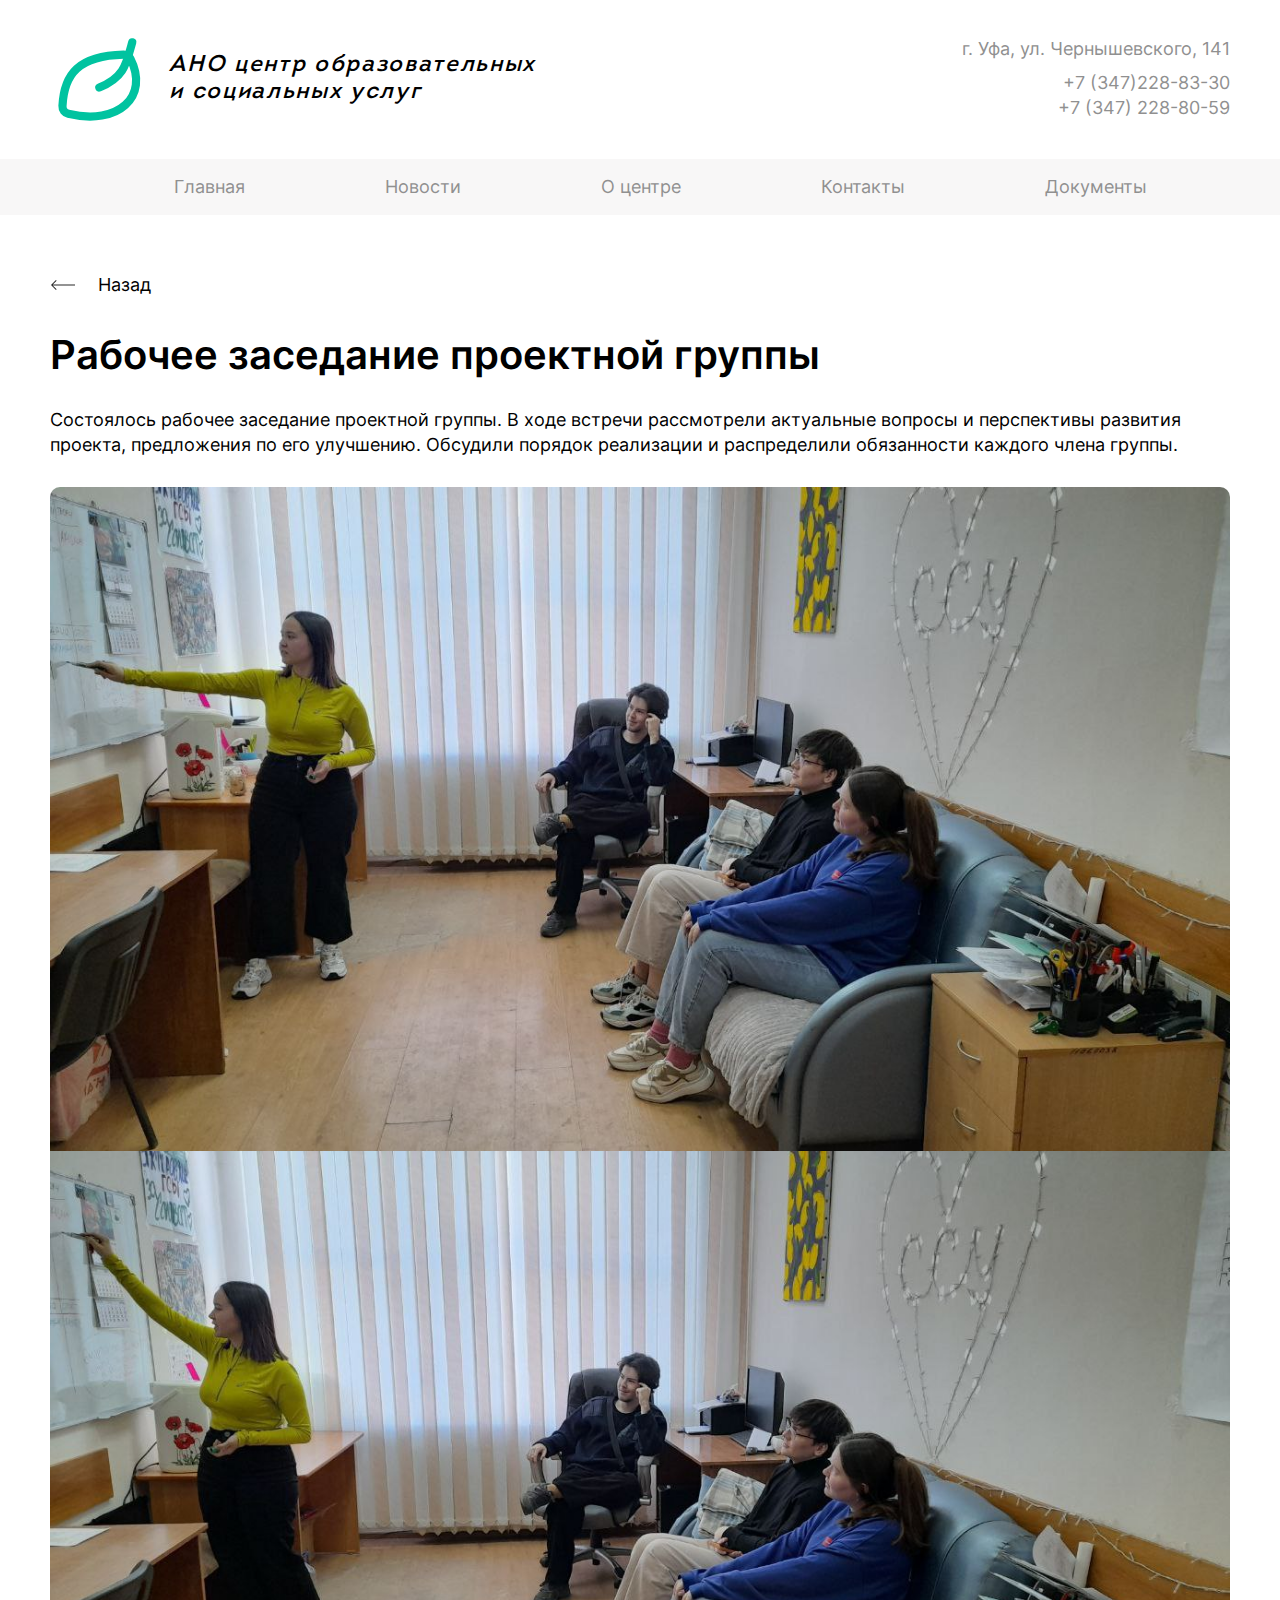
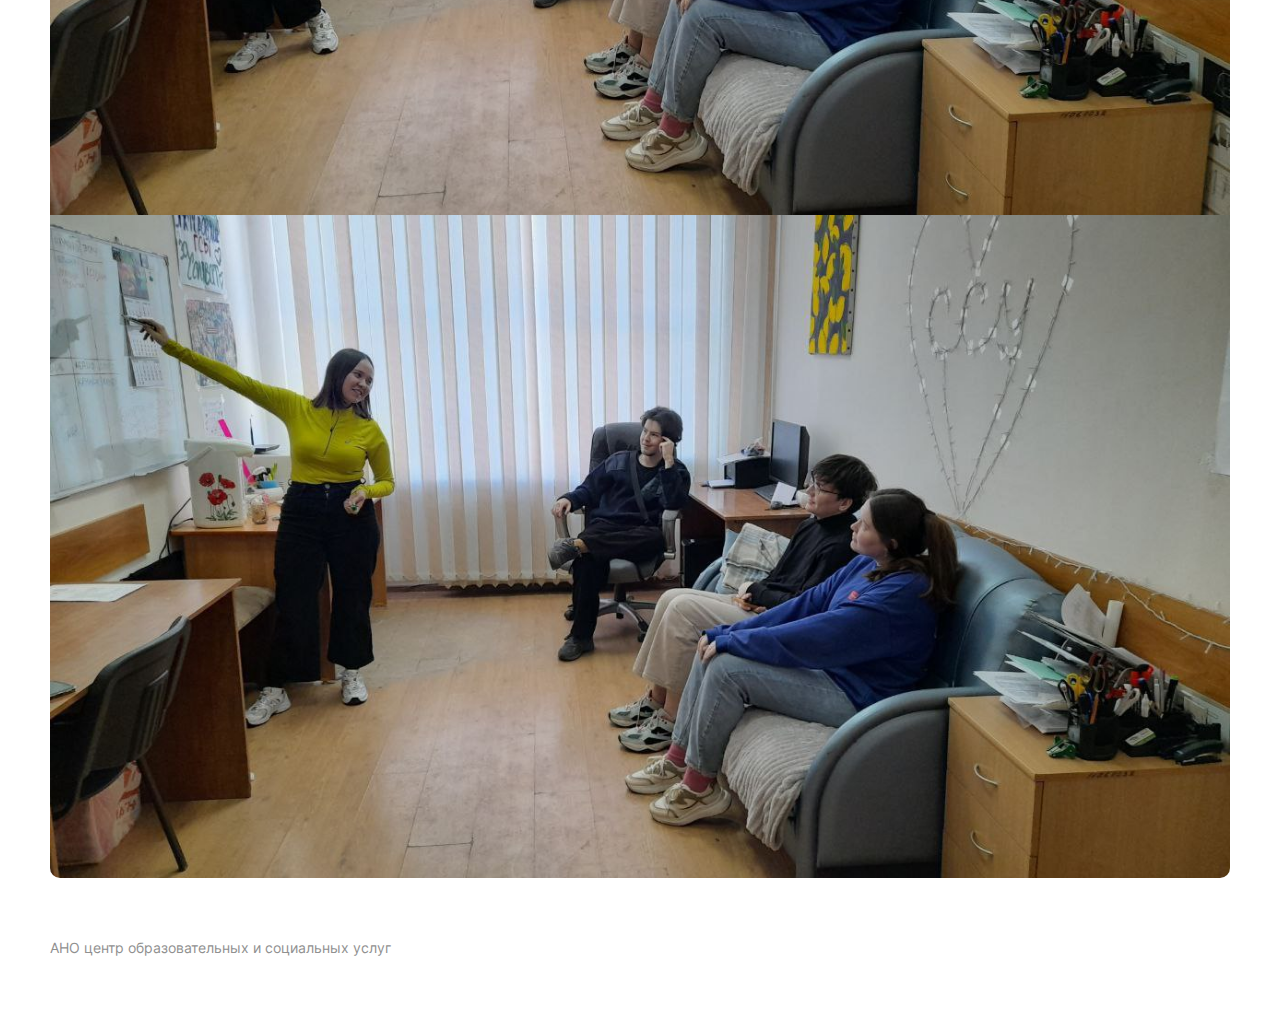
<file: news/news-four.html>
<!DOCTYPE html>
<html>
<head>
	<meta charset="utf-8">
	<meta name="viewport" content="width=device-width, initial-scale=1">
	<meta http-equiv="cache-control" content="no-cache">
	<title>Новость</title>
	<link rel="stylesheet" href="../styles/normalize.css">
	<link rel="stylesheet" href="../styles/header.css">
	<link rel="stylesheet" href="../styles/news-page.css">
	<link rel="stylesheet" href="../styles/footer.css">
</head>
<body class="body">
	<header class="header body__header">
		<div class="header__container">
			<a href="../index.html" class="logo header__logo header__logo--small-window--litte">
				<img src="../images/logo.svg" class="logo__image logo__image--little-window--little">
				<p class="logo__text logo__text--small-window--little">АНО центр образовательных<br> и социальных услуг</p>
			</a>
			<div class="header__contact-info header__contact-info--small-window--hidden">
				<p class="header__contact-street">г. Уфа, ул. Чернышевского, 141</p>
				<p class="header__contact-tel">+7 (347)228-83-30<br>
				+7 (347) 228-80-59</p>
			</div>
			<button class="header__burger header__burger--small-window--visible">
				<div class="header__burger-line"></div>
			</button>
			<button class="background-button"></button>
		</div>
		<nav class="navigation navigation--small-window--other">
			<ul class="navigation__list navigation__list--small-window--other">
				<li class="navigation__item navigation__item--little-window--width-100"><a href="../index.html" class="navigation__link navigation__link--little-window--other">Главная</a></li> 
				<li class="navigation__item navigation__item--little-window--width-100"><a href="../news.html" class="navigation__link navigation__link--little-window--other">Новости</a></li>
				<li class="navigation__item navigation__item--little-window--width-100"><a href="../about-us.html" class="navigation__link navigation__link--little-window--other">О центре</a></li>
				<li class="navigation__item navigation__item--little-window--width-100"><a href="../contacts.html" class="navigation__link navigation__link--little-window--other">Контакты</a></li>
				<li class="navigation__item navigation__item--little-window--width-100"><a href="../documents.html" class="navigation__link navigation__link--little-window--other">Документы</a></li>
			</ul>
		</nav>
	</header>
	<main>
		<section class="news-page news-page--small-window--padding-little">
			<a href="javascript:history.back()" class="news-page__link">Назад</a>
			<h1 class="title title--small-window--little about-us__header">Рабочее заседание проектной группы</h1>
			<p class="news-page__text">Состоялось рабочее заседание проектной группы.
			В ходе встречи рассмотрели актуальные вопросы и перспективы развития проекта, предложения по его улучшению. Обсудили порядок реализации и распределили обязанности каждого члена группы.</p>
			<div class="news-page__image-container">
				<img class="news-page__image" src="../images/news/4.jpg" alt="">
				<img class="news-page__image" src="../images/news/4.1.jpg" alt="">
				<img class="news-page__image" src="../images/news/4.2.jpg" alt="">
			</div>
		</section>
	</main>
	<footer class="footer footer--small-window--padding-little">
		<p class="footer__text">АНО центр образовательных <br class="footer__transfer">и социальных услуг</p>
	</footer>
	<script src="../js/navigation.js"></script>
</body>
</html>
</file>
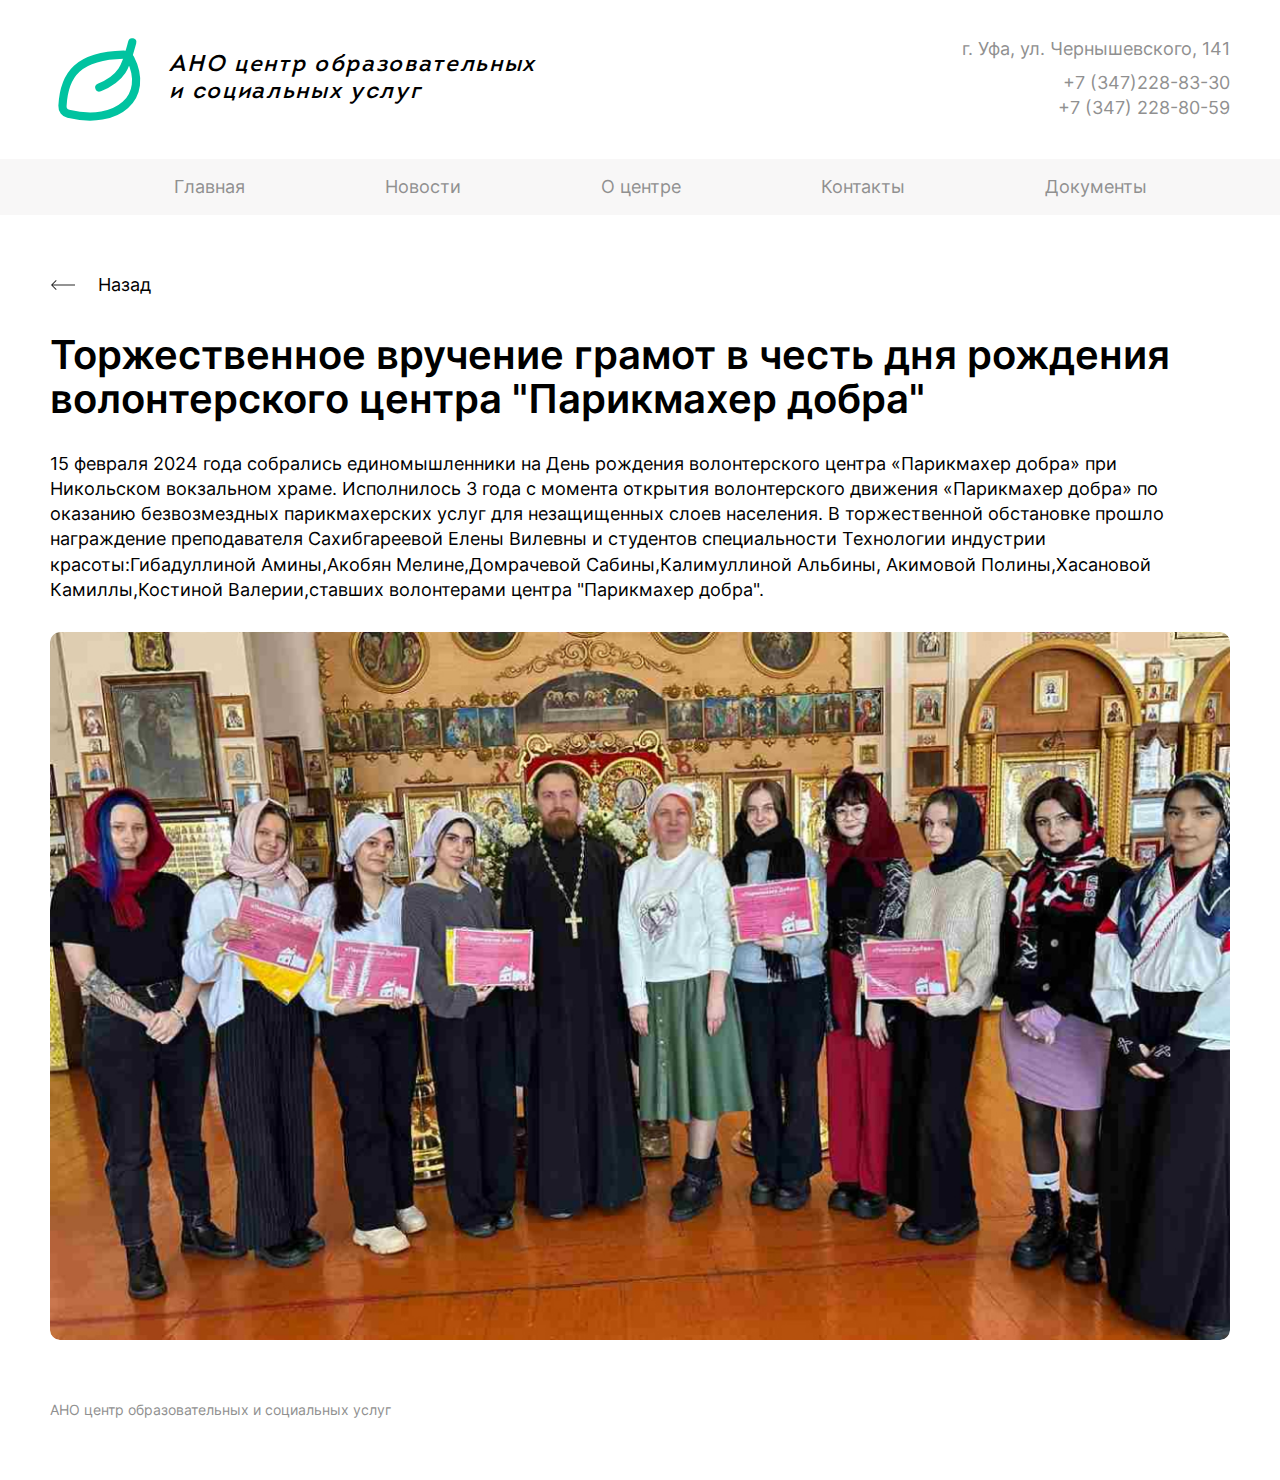
<file: news/news-one.html>
<!DOCTYPE html>
<html>
<head>
	<meta charset="utf-8">
	<meta name="viewport" content="width=device-width, initial-scale=1">
	<meta http-equiv="cache-control" content="no-cache">
	<title>Новость</title>
	<link rel="stylesheet" href="../styles/normalize.css">
	<link rel="stylesheet" href="../styles/header.css">
	<link rel="stylesheet" href="../styles/news-page.css">
	<link rel="stylesheet" href="../styles/footer.css">
</head>
<body class="body">
	<header class="header body__header">
		<div class="header__container">
			<a href="../index.html" class="logo header__logo header__logo--small-window--litte">
				<img src="../images/logo.svg" class="logo__image logo__image--little-window--little">
				<p class="logo__text logo__text--small-window--little">АНО центр образовательных<br> и социальных услуг</p>
			</a>
			<div class="header__contact-info header__contact-info--small-window--hidden">
				<p class="header__contact-street">г. Уфа, ул. Чернышевского, 141</p>
				<p class="header__contact-tel">+7 (347)228-83-30<br>
				+7 (347) 228-80-59</p>
			</div>
			<button class="header__burger header__burger--small-window--visible">
				<div class="header__burger-line"></div>
			</button>
			<button class="background-button"></button>
		</div>
		<nav class="navigation navigation--small-window--other">
			<ul class="navigation__list navigation__list--small-window--other">
				<li class="navigation__item navigation__item--little-window--width-100"><a href="../index.html" class="navigation__link navigation__link--little-window--other">Главная</a></li> 
				<li class="navigation__item navigation__item--little-window--width-100"><a href="../news.html" class="navigation__link navigation__link--little-window--other">Новости</a></li>
				<li class="navigation__item navigation__item--little-window--width-100"><a href="../about-us.html" class="navigation__link navigation__link--little-window--other">О центре</a></li>
				<li class="navigation__item navigation__item--little-window--width-100"><a href="../contacts.html" class="navigation__link navigation__link--little-window--other">Контакты</a></li>
				<li class="navigation__item navigation__item--little-window--width-100"><a href="../documents.html" class="navigation__link navigation__link--little-window--other">Документы</a></li>
			</ul>
		</nav>
	</header>
	<main>
		<section class="news-page news-page--small-window--padding-little">
			<a href="javascript:history.back()" class="news-page__link">Назад</a>
			<h1 class="title title--small-window--little about-us__header">Торжественное вручение грамот в честь дня рождения волонтерского центра "Парикмахер добра"</h1>
			<p class="news-page__text">15 февраля 2024 года собрались единомышленники на День рождения волонтерского центра «Парикмахер добра» при Никольском вокзальном храме. Исполнилось 3 года с момента открытия волонтерского движения «Парикмахер добра» по оказанию безвозмездных парикмахерских услуг для незащищенных слоев населения. В торжественной обстановке прошло награждение преподавателя Сахибгареевой Елены Вилевны и студентов специальности Технологии индустрии красоты:Гибадуллиной Амины,Акобян Мелине,Домрачевой Сабины,Калимуллиной Альбины, Акимовой Полины,Хасановой Камиллы,Костиной Валерии,ставших волонтерами центра "Парикмахер добра".</p>
			<div class="news-page__image-container">
				<img class="news-page__image" src="../images/news/1.jpg" alt="">
			</div>
		</section>
	</main>
	<footer class="footer footer--small-window--padding-little">
		<p class="footer__text">АНО центр образовательных <br class="footer__transfer">и социальных услуг</p>
	</footer>
	<script src="../js/navigation.js"></script>
</body>
</html>
</file>
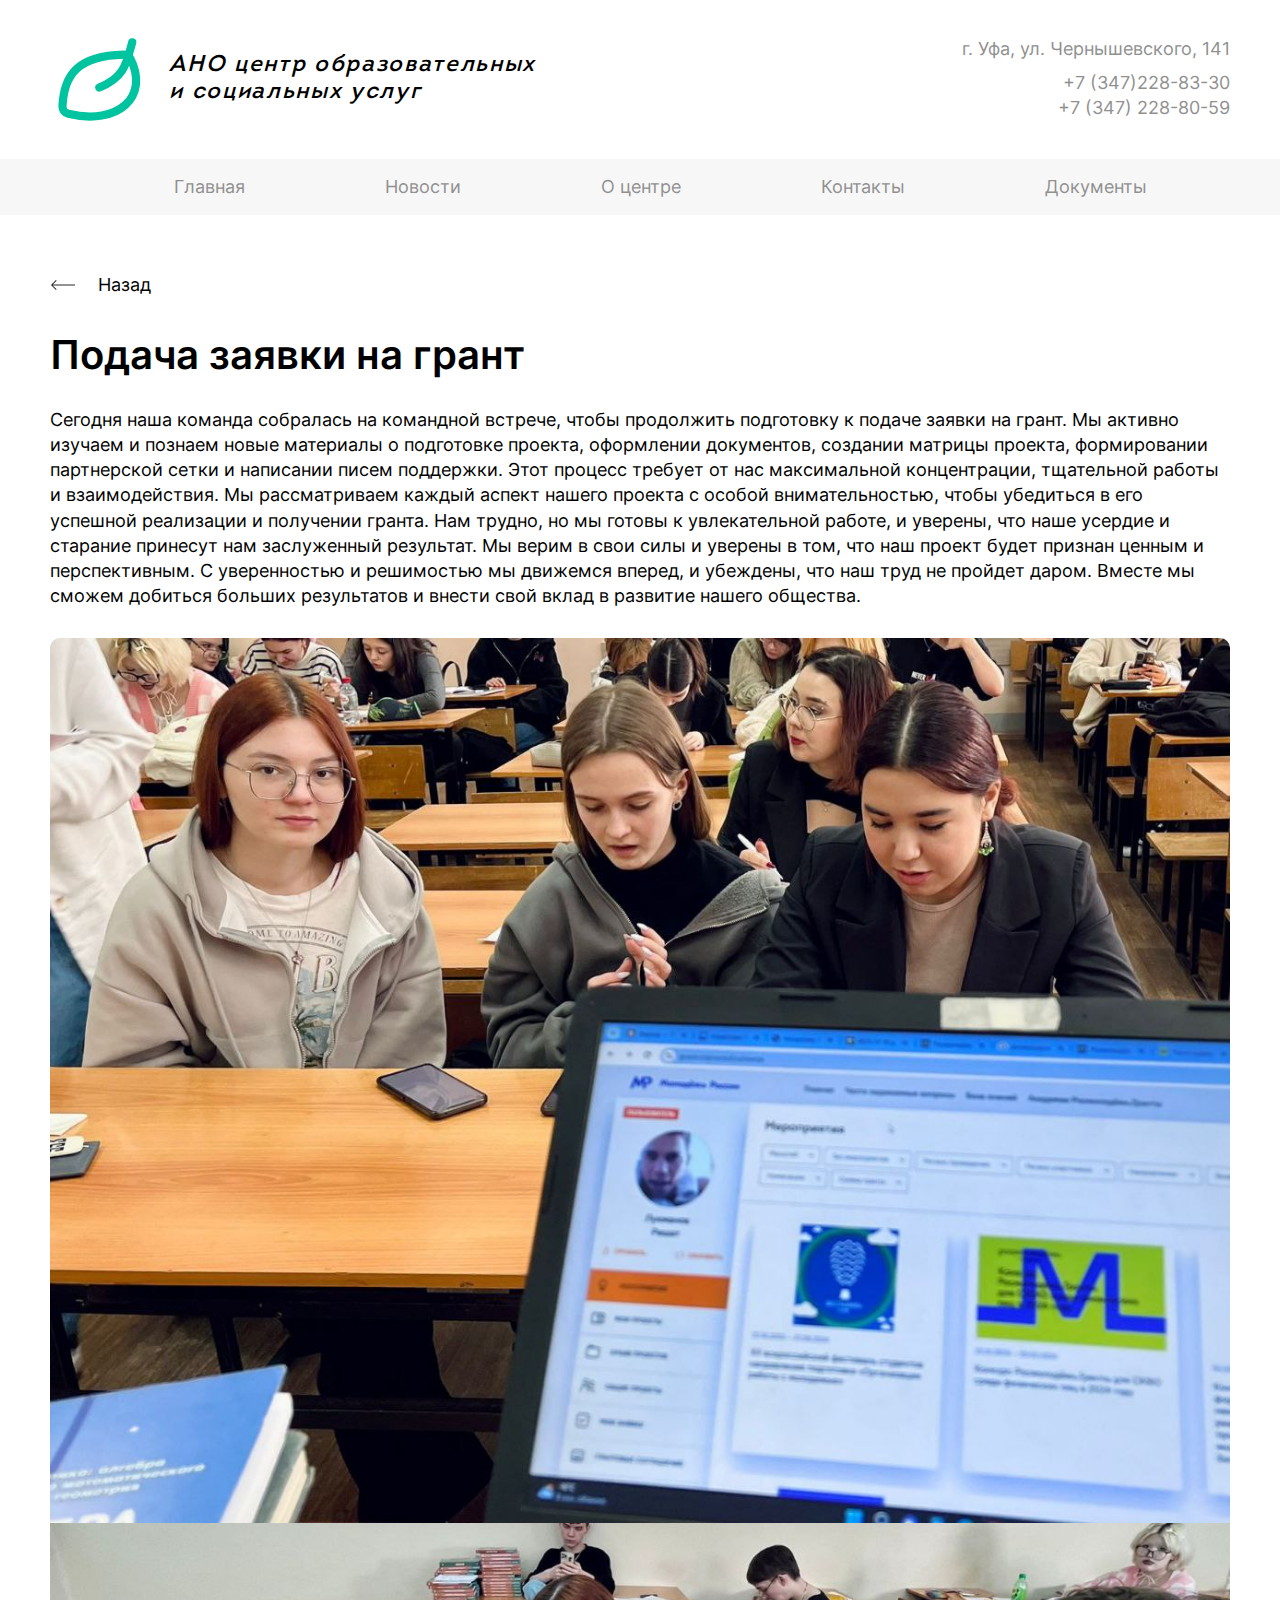
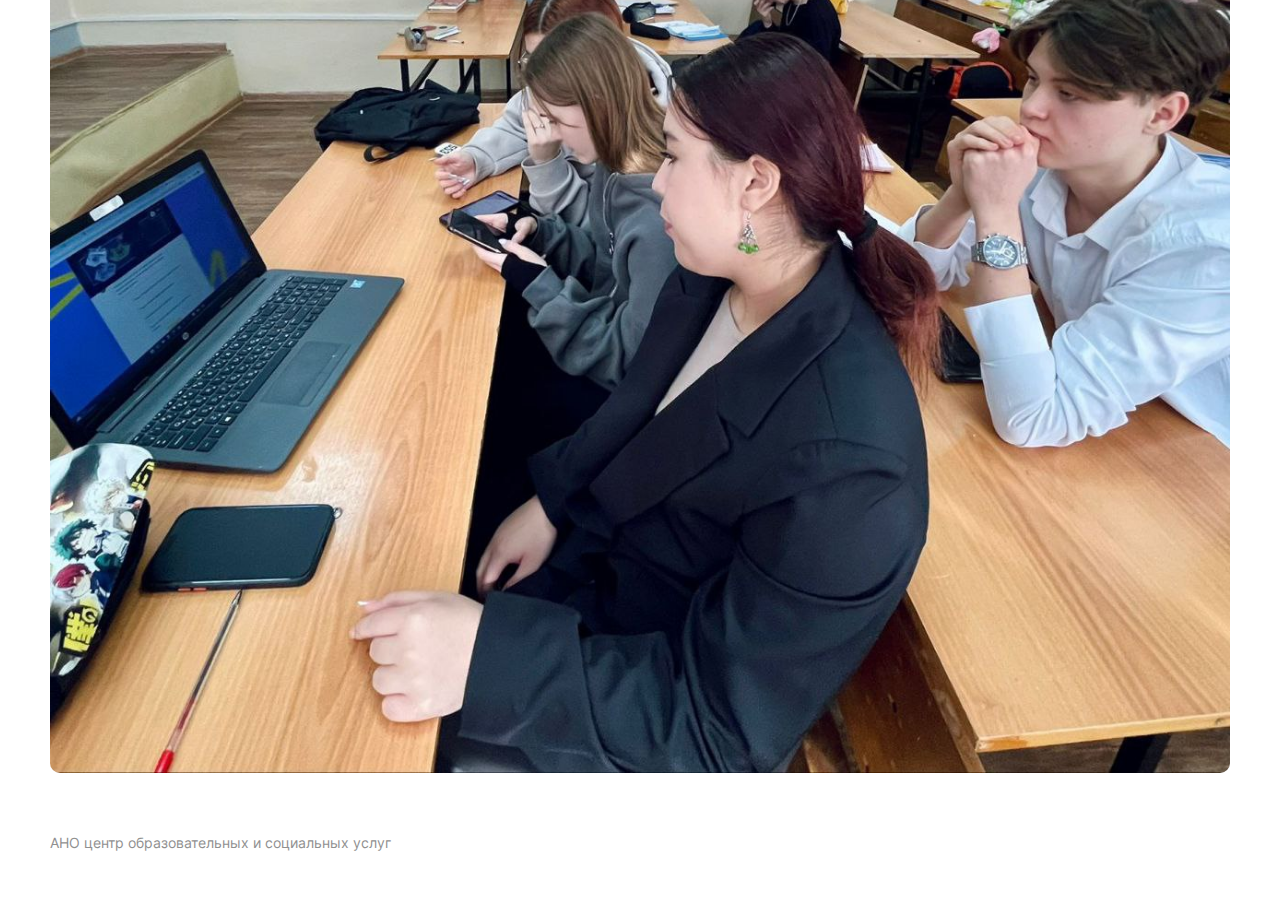
<file: news/news-three.html>
<!DOCTYPE html>
<html>
<head>
	<meta charset="utf-8">
	<meta name="viewport" content="width=device-width, initial-scale=1">
	<meta http-equiv="cache-control" content="no-cache">
	<title>Новость</title>
	<link rel="stylesheet" href="../styles/normalize.css">
	<link rel="stylesheet" href="../styles/header.css">
	<link rel="stylesheet" href="../styles/news-page.css">
	<link rel="stylesheet" href="../styles/footer.css">
</head>
<body class="body">
	<header class="header body__header">
		<div class="header__container">
			<a href="../index.html" class="logo header__logo header__logo--small-window--litte">
				<img src="../images/logo.svg" class="logo__image logo__image--little-window--little">
				<p class="logo__text logo__text--small-window--little">АНО центр образовательных<br> и социальных услуг</p>
			</a>
			<div class="header__contact-info header__contact-info--small-window--hidden">
				<p class="header__contact-street">г. Уфа, ул. Чернышевского, 141</p>
				<p class="header__contact-tel">+7 (347)228-83-30<br>
				+7 (347) 228-80-59</p>
			</div>
			<button class="header__burger header__burger--small-window--visible">
				<div class="header__burger-line"></div>
			</button>
			<button class="background-button"></button>
		</div>
		<nav class="navigation navigation--small-window--other">
			<ul class="navigation__list navigation__list--small-window--other">
				<li class="navigation__item navigation__item--little-window--width-100"><a href="../index.html" class="navigation__link navigation__link--little-window--other">Главная</a></li> 
				<li class="navigation__item navigation__item--little-window--width-100"><a href="../news.html" class="navigation__link navigation__link--little-window--other">Новости</a></li>
				<li class="navigation__item navigation__item--little-window--width-100"><a href="../about-us.html" class="navigation__link navigation__link--little-window--other">О центре</a></li>
				<li class="navigation__item navigation__item--little-window--width-100"><a href="../contacts.html" class="navigation__link navigation__link--little-window--other">Контакты</a></li>
				<li class="navigation__item navigation__item--little-window--width-100"><a href="../documents.html" class="navigation__link navigation__link--little-window--other">Документы</a></li>
			</ul>
		</nav>
	</header>
	<main>
		<section class="news-page news-page--small-window--padding-little">
			<a href="javascript:history.back()" class="news-page__link">Назад</a>
			<h1 class="title title--small-window--little about-us__header">Подача заявки на грант</h1>
			<p class="news-page__text">Сегодня наша команда собралась на командной встрече, чтобы продолжить подготовку к подаче заявки на грант. Мы активно изучаем и познаем новые материалы о подготовке проекта, оформлении документов, создании матрицы проекта, формировании партнерской сетки и написании писем поддержки.

			Этот процесс требует от нас максимальной концентрации, тщательной работы и взаимодействия. Мы рассматриваем каждый аспект нашего проекта с особой внимательностью, чтобы убедиться в его успешной реализации и получении гранта.
			 Нам трудно, но мы готовы к  увлекательной работе, и уверены, что наше усердие и старание принесут нам заслуженный результат. Мы верим в свои силы и уверены в том, что наш проект будет признан ценным и перспективным.

			С уверенностью и решимостью мы движемся вперед, и убеждены, что наш труд не пройдет даром. Вместе мы сможем добиться больших результатов и внести свой вклад в развитие нашего общества.</p>
			<div class="news-page__image-container">
				<img class="news-page__image" src="../images/news/3.jpg" alt="">
				<img class="news-page__image" src="../images/news/3.1.jpg" alt="">
			</div>
		</section>
	</main>
	<footer class="footer footer--small-window--padding-little">
		<p class="footer__text">АНО центр образовательных <br class="footer__transfer">и социальных услуг</p>
	</footer>
	<script src="../js/navigation.js"></script>
</body>
</html>
</file>
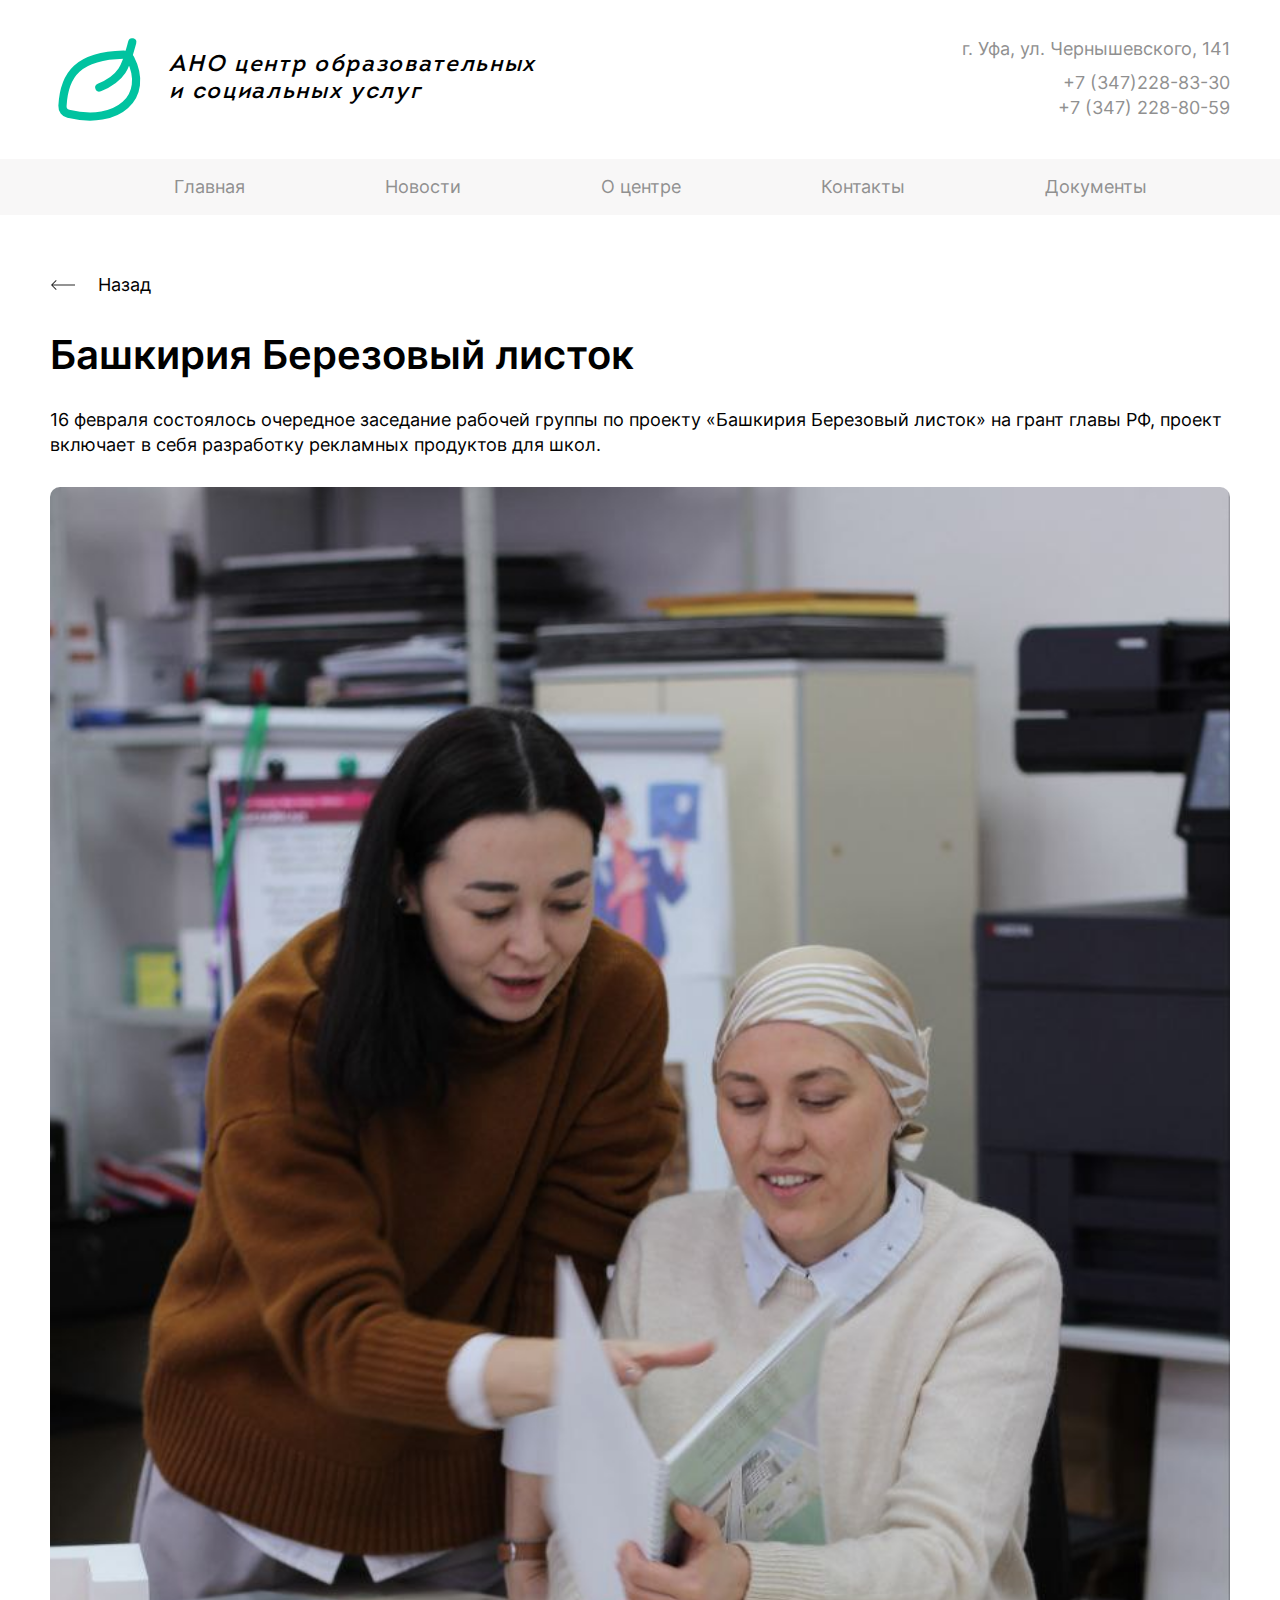
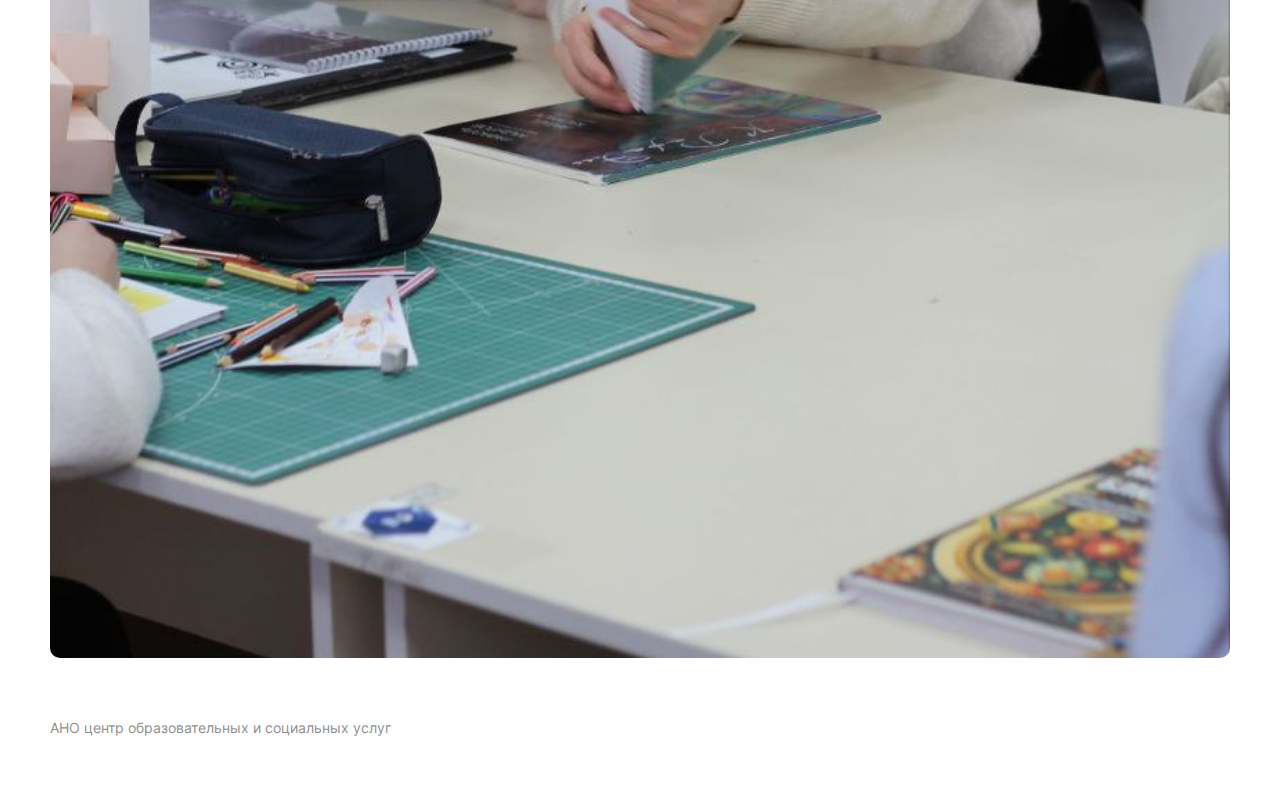
<file: news/news-two.html>
<!DOCTYPE html>
<html>
<head>
	<meta charset="utf-8">
	<meta name="viewport" content="width=device-width, initial-scale=1">
	<meta http-equiv="cache-control" content="no-cache">
	<title>Новость</title>
	<link rel="stylesheet" href="../styles/normalize.css">
	<link rel="stylesheet" href="../styles/header.css">
	<link rel="stylesheet" href="../styles/news-page.css">
	<link rel="stylesheet" href="../styles/footer.css">
</head>
<body class="body">
	<header class="header body__header">
		<div class="header__container">
			<a href="../index.html" class="logo header__logo header__logo--small-window--litte">
				<img src="../images/logo.svg" class="logo__image logo__image--little-window--little">
				<p class="logo__text logo__text--small-window--little">АНО центр образовательных<br> и социальных услуг</p>
			</a>
			<div class="header__contact-info header__contact-info--small-window--hidden">
				<p class="header__contact-street">г. Уфа, ул. Чернышевского, 141</p>
				<p class="header__contact-tel">+7 (347)228-83-30<br>
				+7 (347) 228-80-59</p>
			</div>
			<button class="header__burger header__burger--small-window--visible">
				<div class="header__burger-line"></div>
			</button>
			<button class="background-button"></button>
		</div>
		<nav class="navigation navigation--small-window--other">
			<ul class="navigation__list navigation__list--small-window--other">
				<li class="navigation__item navigation__item--little-window--width-100"><a href="../index.html" class="navigation__link navigation__link--little-window--other">Главная</a></li> 
				<li class="navigation__item navigation__item--little-window--width-100"><a href="../news.html" class="navigation__link navigation__link--little-window--other">Новости</a></li>
				<li class="navigation__item navigation__item--little-window--width-100"><a href="../about-us.html" class="navigation__link navigation__link--little-window--other">О центре</a></li>
				<li class="navigation__item navigation__item--little-window--width-100"><a href="../contacts.html" class="navigation__link navigation__link--little-window--other">Контакты</a></li>
				<li class="navigation__item navigation__item--little-window--width-100"><a href="../documents.html" class="navigation__link navigation__link--little-window--other">Документы</a></li>
			</ul>
		</nav>
	</header>
	<main>
		<section class="news-page news-page--small-window--padding-little">
			<a href="javascript:history.back()" class="news-page__link">Назад</a>
			<h1 class="title title--small-window--little about-us__header">Башкирия Березовый листок</h1>
			<p class="news-page__text">16 февраля состоялось очередное заседание рабочей группы по проекту «Башкирия Березовый листок» на грант главы РФ, проект включает в себя разработку рекламных продуктов для школ.</p>
			<div class="news-page__image-container">
				<img class="news-page__image" src="../images/news/2.jpg" alt="">
			</div>
		</section>
	</main>
	<footer class="footer footer--small-window--padding-little">
		<p class="footer__text">АНО центр образовательных <br class="footer__transfer">и социальных услуг</p>
	</footer>
	<script src="../js/navigation.js"></script>
</body>
</html>
</file>
<file: styles/header.css>
/* inter-regular - cyrillic */
@font-face {
  font-display: swap; /* Check https://developer.mozilla.org/en-US/docs/Web/CSS/@font-face/font-display for other options. */
  font-family: 'Intro';
  font-style: normal;
  font-weight: 400;
  src: url('../fonts/intro_regular.ttf') format('truetype'); /* Chrome 36+, Opera 23+, Firefox 39+, Safari 12+, iOS 10+ */
}
/* inter-regular - cyrillic */
@font-face {
  font-display: swap; /* Check https://developer.mozilla.org/en-US/docs/Web/CSS/@font-face/font-display for other options. */
  font-family: 'Inter';
  font-style: normal;
  font-weight: 400;
  src: url('../fonts/inter-v13-cyrillic-regular.woff2') format('woff2'); /* Chrome 36+, Opera 23+, Firefox 39+, Safari 12+, iOS 10+ */
}
/* inter-500 - cyrillic */
@font-face {
  font-display: swap; /* Check https://developer.mozilla.org/en-US/docs/Web/CSS/@font-face/font-display for other options. */
  font-family: 'Inter';
  font-style: normal;
  font-weight: 500;
  src: url('../fonts/inter-v13-cyrillic-500.woff2') format('woff2'); /* Chrome 36+, Opera 23+, Firefox 39+, Safari 12+, iOS 10+ */
}
/* inter-600 - cyrillic */
@font-face {
  font-display: swap; /* Check https://developer.mozilla.org/en-US/docs/Web/CSS/@font-face/font-display for other options. */
  font-family: 'Inter';
  font-style: normal;
  font-weight: 600;
  src: url('../fonts/inter-v13-cyrillic-600.woff2') format('woff2'); /* Chrome 36+, Opera 23+, Firefox 39+, Safari 12+, iOS 10+ */
}

*, *:before, *:after {
  box-sizing: inherit;
}

html {
  font-family: 'Inter';
  font-size: 18px;
  font-weight: 400;
  box-sizing: border-box;
  color: black;
  scroll-behavior: smooth;
}

.header__container {
	display: flex;
	justify-content: space-between;
	align-items: center;
	margin: 0 auto; 
	margin-bottom: 30px;
  max-width: 1300px;
  padding: 0 50px;
  padding-top: 30px;
}

.header__contact-info {
	text-align: right;
	color: #909090;
}

.header__contact-street {
	margin: 0;
	margin-bottom: 10px;
}

.header__contact-tel {
	margin: 0 ;
	line-height: 140%;
}

.logo {
	display: flex;
	justify-content: space-between;
	align-items: center;
	text-decoration: none;
	color: black;
	width: 100%;
	max-width: 486px;
}

.logo__text {
	font-family: 'Intro';
	font-size: 23px;
	letter-spacing: 1.67px;
	font-style: italic;
}

.header__burger {
	position: relative;
	display: none;
	width: 28px;
	height: 28px;
	background: none;
	border: none;
	padding: 10px 4px;
	cursor: pointer;
}

.header__burger-line {
	height: 1px;
	width: 20px;
	background: black;
	transition: all 0.1s ease-out;
}


.header__burger-line::before {
	position: relative;
	top: -5px;
	display: block;
	content: '';
	height: 1px;
	width: 20px;
	background: black;
	transition: all 0.3s ease-out;
}

.header__burger-line::after {
	position: relative;
	top: 5px;
	display: block;
	content: '';
	height: 1px;
	width: 20px;
	background: black;
	transition: all 0.3s ease-out;
}

.header__burger-click {
	background: rgba(255, 255, 255, 0);
}

.header__burger-click::before {
	transform: translateY(5.5px) rotate(45deg);
	background-color: white;
}

.header__burger-click::after {
	transform: translateY(-5.5px) rotate(-45deg);
	background-color: white;
}

.background-button {
	display: none;
	position: absolute;
	top: 0;
	left: 0;
	width: 100vw;
	height: 100vh;
	z-index: 3;
	background: none;
	border: none;
}

.navigation {
	width: 100vw;
	background-color: #F8F7F7;
}

.navigation__list {
	display: flex;
	justify-content: center;
	max-width: 1200px;
	margin: 0 auto;
	flex-wrap: wrap;
	list-style: none;
}

.navigation__link:hover, .navigation__link:focus {
	color: white;
	background-color: #00C3A0;
	opacity: 0.8;
}

.navigation__link {
	display: inline-block;
	border-radius: 10px;
	padding: 17.5px 70px;
	text-decoration: none;
	color: #909090;
	transition: all 0.3s ease-out;
	white-space: nowrap;
}

.navigation__link--active {
	background-color: #00C3A0;
	color: white;
}

.title {
	color: black;
	font-weight: 600;
	font-size: 40px;
	line-height: 110%;
	margin: 0;
	margin-bottom: 30px;
	padding: 0;

}

.green {
	color: #00C3A0;
}


@media (max-width: 1000px) {
	.header__contact-info--small-window--hidden {
		display: none;
	}
}


@media (max-width: 768px) {
	.header__container--small-window--padding-little {
		padding-top: 24px;
		padding-left: 24px;
		padding-right: 24px;
	}

	.title--small-window--little {
		font-size: 24px;
	}

	.header__logo--small-window--litte {
		height: 46px;
		width: 215px;
	}

	.logo__image--little-window--little {
		width: 46px;
	}

	.logo__text--small-window--little {
		font-size: 10px;
		line-height: 100%;
		letter-spacing: 0.78px;
	}

	.header__burger--small-window--visible {
		display: block;
		position: absolute;
		top: 33px;
		right: 24px;
		z-index: 7;
	}

	.navigation--small-window--other {
		display: block;
		visibility: hidden;
		position: absolute;
		top: 0;
		right: 0;
		height: 100vh;
		padding: 110px 20px;
		background-color: #00C3A0;
		width: 280px;
		overflow: hidden;
		overflow-y: scroll;
		transition: all 0.3s ease-out;
		transform-origin: right;
		transform: scale(0, 1);
		z-index: 6;
	}

	.navigation__list--small-window--other {
		padding: 0;
		margin: 0;
		justify-content: left;
	}

	.navigation__item--little-window--width-100 {
		width: 100%;
		height: auto;
	}

	.navigation__link--little-window--other {
		color: white;
		font-size: 14px;
		padding: 0;
		line-height: 150%;
		margin: 25px;
		height: auto;
		white-space: wrap;	
	}

	.navigation__link--small-window--active {
		color: black;
	}

	.navigation__link--little-window--other:hover, .navigation__link--little-window--other:focus {
		color: black;
		opacity: 0.8;
	}
}
</file>
<file: styles/new.css>
.new {
	text-decoration: none;
	position: relative;
	display: flex;
	flex-direction: column;
	justify-content: start;
	padding: 30px;
	background-color: #F8F7F7;
	border-radius: 10px;
	color: black;
    box-sizing: border-box;
}

.new__wrapper-image {
	position: relative;
	width: 100%;
	overflow: hidden;
	margin-bottom: 30px;
	border-radius: 10px;
	height: 158px;
}

.new__image {
	display: inline-block;
	width: 100%;
	position: absolute;
   top: 50%;
   left: 50%;
   transform: translate(-50%, -50%);
}

.new__title {
	display: inline-block;
	margin: 0;
	font-weight: 600;
	font-size: 18px;
	line-height: 130%;
	text-overflow: ellipsis;
	margin-bottom: 27px;

	-webkit-line-clamp: 3; /* Число отображаемых строк */
    display: -webkit-box; /* Включаем флексбоксы */
    -webkit-box-orient: vertical; /* Вертикальная ориентация */
    overflow: hidden; 
}

.new__date {
	position: absolute;
	left: 30px;
	bottom: 27px;
	font-weight: 400;
	font-size: 14px;
	color: #909090;
}

@media (max-width: 1150px) {
	.new__wrapper-image--larger-window--margin-little {
		margin-bottom: 20px;
	}
}

@media (max-width: 1107px) {
	.new__wrapper-image--large-middle-window--large {
		height: 200px;
	}
}

@media (max-width: 900px) {
	.new__wrapper-image--large-small-middle-window--large {
		height: 158px;
	}
}

@media (max-width: 768px) {
	.new__title--small-window--little {
		font-size: 16px;
	}

	.new__wrapper-image--middle-window--large {
		margin-bottom: 20px;
	}
}

@media (max-width: 711px) {
	.new__wrapper-image--middle-window--large {
		height: 250px;
	}
}

@media (max-width: 600px) {
	.new__wrapper-image--small-window--little {
		height: 200px;
	}
}

@media (max-width: 450px) {
	.new__wrapper-image--very-small-window--little {
		height: 158px;
	}
}
</file>
<file: styles/map.css>
.map {
	max-width: 1300px;
	padding: 0 50px;
	margin: 0 auto;
}

.map__header {
	font-size: 40px;
	margin-bottom: 30px;
}

.map__container {
	border-radius: 10px;
	width: 100%;
}

.map__frame {
	width: 100%;
	border: none;
	height: 532px;
}

@media (max-width: 768px) {
	.map__header--small-window--little {
    	font-size: 24px;
    }

    .map--small-window--padding-little {
		padding-left: 24px;
		padding-right: 24px;
	}
}
</file>
<file: styles/footer.css>
.footer {
	max-width: 1300px;
	padding: 0 50px;
	margin: 0 auto;
}

.footer__text {
	color: #909090;
	font-size: 14px;
	line-height: 140%;
	margin: 60px 0;
}

.footer__transfer {
	display: none;
}

@media (max-width: 768px){
	.footer__transfer {
		display: inline;
	}

	.footer--small-window--padding-little {
    	padding-left: 24px;
    	padding-right: 24px;
    }
}
</file>
<file: styles/pages/style.css>
.body__header {
  margin-bottom: 60px;
}

.information {
  max-width: 1300px;
  padding: 0 50px;
  margin: 0 auto;
  display: flex;
  justify-content: space-between;
  margin-bottom: 60px;
}

.information__container {
  max-width: 894px;
}

.information__header {
  margin: 0;
  font-weight: 500;
  line-height: 100%;
  font-size: 72px;
  margin-bottom: 30px;
}

.information__text {
  margin-top: 0;
  display: inline-block;
  max-width: 486px;
  line-height: 140%;
}

.information__text:last-child {
  margin-bottom: 0;
}

.information__container-image {
  align-self: end;
  text-align: right;
  margin-left: 70px;
}

.information__text-two {
  font-family: 'Inter';
  font-size: 14px;
  line-height: 140%;
  text-align: right;
  font-style: italic;
  color: #909090;
  white-space: nowrap;
}

.information__transfer {
  display: none;
}

@media (max-width: 1000px) {
  .information__transfer--small-window--visible {
    display: inline;
  }

  .information__text-two--small-window--transfer-true {
    white-space: wrap;
  }
}

.last-news {
  max-width: 1300px;
  padding: 0 50px;
  margin: 0 auto;
  margin-bottom: 60px;
}

.last-news__header {
  margin-bottom: 30px;
}

.last-news__header {
  font-weight: 600;
  font-size: 40px;
  margig: 0;
  margin-bottom: 30px;
}

.last-news__container {
  display: grid;
  grid-template-columns: repeat(auto-fit, minmax(320px, 1fr));
  gap: 24px 20px;
  margin-bottom: 20px;
}

.last-news__all-news {
  margin-left: auto;
  display: block;
  position: relative;
  width: 156px;
  text-decoration: none;
  color: black;
  transition: all 0.3s ease-out;
}

.last-news__all-news::after {
  content: '';
  display: inline-block;
  width: 24px;
  height: 10px;
  position: absolute;
  top: 6px;
  right: 0;
  background: url(../../images/arrow.svg);
  transition: all 0.3s ease-out;
}

.last-news__all-news:hover, .last-news__all-news:focus {
  color: rgb(0, 195, 160);
  opacity: 0.8;
} 

.last-news__all-news:hover::after, .last-news__all-news:focus::after{
  transform: translateX(3px);
}


@media (max-width: 768px) {
  .information--little-window--wrap {
    flex-wrap: wrap;
  }

  .information__container-image--small-window--width-100 {
    width: 100%;
    margin: 0;
  }

  .last-news--small-window--padding-little {
    padding-left: 24px;
    padding-right: 24px;
  }

  .information--small-window--padding-little {
    padding-left: 24px;
    padding-right: 24px;
  }
}

@media (max-width: 515px) {
  .information__header--very-small-window--little {
    font-size: 40px;
    font-weight: 600;
  }
}
</file>
<file: styles/pages/about-us.css>
.body__header {
	margin-bottom: 60px;
}

.about-us {
	max-width: 1300px;
	padding: 0 50px;
	display: flex;
	justify-content: space-between;
	margin: 0 auto;
}

.about-us__text-container {
	max-width: 486px;
	margin-right: 100px;
}

.about-us__text-one {
	margin: 0;
	line-height: 140%;
	margin-bottom: 20px;
}

.about-us__text-two {
	margin: 0;
	line-height: 140%;
}

.about-us__image-container {
	max-width: 486px;
	min-width: 380px;
	width: 100%;
	height: 267px;
	position: relative;
	align-self: bottom;
	margin-top: auto;
	margin-bottom: 40px;
}

.about-us__image-one {
	position: absolute;
	top: 0;
	left: 0;
}

.about-us__image-two {
	position: absolute;
	bottom: 0;
	right: 0;
}

.body__about-us {
	margin-bottom: 60px;
}

.main-target {
	max-width: 1300px;
	padding: 0 50px;
	margin: 0 auto;
}

.main-targer__container {
	display: grid;
	grid-template-columns: repeat(3, minmax(280px, 384px));
	gap: 24px;
	width: 100%;
}

.main-targer__number {
	font-size: 72px;
	color: #00C3A0;
	font-weight: 500;
	margin: 0;
	padding: 0;
	display: inline-block;
	margin-bottom: 20px;
}

.main-target__text {
	margin: 0;
	font-weight: 600;
	line-height: 130%;
}

.main-targer__block {
	max-width: 384px;
	width: 100%;
	padding: 40px;
	border-radius: 10px;
	background-color: #F8F7F7;
}

.body__main-targer {
	margin-bottom: 60px;
}

/***********************************************************************/

.field-of-activity {
	height: 436px;
	max-width: 1300px;
	padding: 0 50px;
	margin: 0 auto;
	display: flex;
	justify-content: space-between;
}

.field-of-activity__text-container {
	max-width: 531px;
}

.field-of-activity__header {
	margin: 0;
	padding: 0;
	margin-bottom: 30px;
}

.field-of-activity__text-one {
	max-width: 486px;
	margin: 0;
	padding: 0;
	line-height: 140%;
}

.field-of-activity__image-container {
	position: relative;
	max-width: 588px;
	height: 362px;
	margin-top: 30px;
	width: 100%;
}

.field-of-activity__image-one {
	position: absolute;
	bottom: 0;
	left: 0;
	z-index: 2;
}

.field-of-activity__image-two {
	position: absolute;
	top: 0;
	right: 0;
}


@media (max-width: 1230px) { 
	.field-of-activity--middle-window--wrap {
		height: auto;
		flex-wrap: wrap;
	}

	.field-of-activity__text-containe--middle-window-more, .field-of-activity__text-one--middle-window-more {
		max-width: 1200px;
	}

}

@media (max-width: 1000px) {
	.main-targer__container--middle-window--fr2 {
		grid-template-columns: repeat(2, minmax(280px, 384px));
	}
}

@media (max-width: 900px) {
	.about-us--middle-window--wrap {
		flex-wrap: wrap;
	}

	.about-us__image-container--small-window--little {
		margin-bottom: 0;
	}

	.about-us__text-containe--middle-window-more {
		margin-right: 0;
		max-width: 900px;
	}

	.about-us__text-two--middle-window--margin-bottom {
		margin-bottom: 30px;
	}
}

@media (max-width: 768px) {
	.about-us--small-window--padding-little {
		padding-left: 24px;
		padding-right: 24px;
	}

	.about-us__text-one--small-window--little, .about-us__text-two--small-window--little {
		font-size: 14px;
	}

	.main-target--small-window--padding-little {
		padding-left: 24px;
		padding-right: 24px;
	}

	.about-us__image-container--small-window--little {
		height: 208px;
		min-width: 280px;
		max-width: 345px;
	}
	
	.about-us__image-one--small-window--little, .about-us__image-two--small-window--little {
		width: 213px;
	}

	.field-of-activity__text-one--small-window--little {
		font-size: 14px;
	}

	.field-of-activity__image-container--small-window--little {
		max-width: 345px;
		height: 206px;
	}

	.field-of-activity__image-one--small-window--little {
		width: 124px;
	}

	.field-of-activity__image-two--small-window--little {
		width: 257px;
	}

	.field-of-activity--small-window--padding-little {
		padding-left: 24px;
		padding-right: 24px;
	}
}

@media (max-width: 640px) {
	.main-targer__container--small-window--fr1 {
		grid-template-columns: 1fr;
	}

	.main-targer__block--small-window-max-width--more {
		max-width: 600px;
	}
}
</file>
<file: styles/pages/contacts.css>
.body__header {
	margin-bottom: 60px;
}

.contacts {
	display: flex;
	justify-content: space-between;
	align-items: center;
	width: 100%;
	max-width: 1300px;
	margin: 0 auto;
	padding: 0 50px;
}

.contacts__text-container {
	max-width: 486px;
}

.contacts__text {
	line-height: 140%;
}

@media (max-width: 768px) {
	.contact__image-container--small-window--hidden {
		display: none;
	}

	.contacts----small-window--visible {
		padding-left: 24px;
		padding-right: 24px;
	}
}
</file>
<file: styles/pages/documents.css>
.body__header {
	margin-bottom: 60px;
}

.documents {
	max-width: 1300px;
	margin: 0 auto;
	padding: 0 50px;
}

.documents__link {
	display: block;
	text-decoration: none;
	line-height: 140%;
	padding: 0;
	margin-bottom: 20px;
	transition: all 0.3s ease-out;
}

.documents__text {
	line-height: 140%;
}

.documents__link:hover, .documents__link:focus {
	color: rgb(0, 195, 160);
  	opacity: 0.8;
}

@media (max-width: 768px) {
	.documents__link--small-window--little, .documents__text--small-window--little {
		font-size: 14px;
	}

	.documents--small-window--padding-little {
		padding-left: 24px;
		padding-right: 24px;
	}
}
</file>
<file: styles/pages/page-news.css>
.body__header {
	margin-bottom: 60px;
}

.news {
	max-width: 1300px;
	padding: 0 50px;
	margin: 0 auto;
}

.news__header {
	font-weight: 600;
	font-size: 40px;
	line-height: 110%;
	margin-bottom: 30px;
}

.news__container {
	overflow-x: hidden;
}

.news__wrapper {
	display: grid;
	grid-template-columns: 100%;
	margin-bottom: 20px;
	grid-auto-flow: column;
	transition: all 0.3s ease-out;
}

.news__page {
	max-width: 1200px;
	display: grid;
	grid-template-columns: repeat(auto-fit, minmax(320px, 1fr));
	gap: 20px 24px;
}

.news__pages-container {
	text-align: right;
	align-items: center;
}

.news__page-count {
	display: inline;
	margin: 0 15px;
	color: black;
}

.button-arrow {
	cursor: pointer;
	border: none;
	background: none;
	padding: 0;
	margin: 0;
}

.button-arrow--disable {
	opacity: 0.3;
}

.news__button-image-forward, .news__button-image-back {
	transition: all 0.3s ease-out;
}

.news__button-image-back:hover, .news__button-image-forward:hover,
.news__button-image-back:focus, .news__button-image-forward:focus {
 	opacity: 0.3;
}

.news__button-image-back:hover, .news__button-image-back:focus {
	transform: translateX(-3px);
} 
 
.news__button-image-forward:hover, .news__button-image-forward:focus {
	transform: translateX(3px);
} 


@media (max-width: 768px) {
	.news--small-window--padding-little {
		padding-left: 24px;
		padding-right: 24px;
	}
}
</file>
<file: styles/news-page.css>
.body__header {
	margin-bottom: 60px;
}

.news-page {
	max-width: 1300px;
	padding: 0 50px;
	margin: 0 auto;
}

.news-page__link {
	position: relative;
	display: inline-block;
	width: 102px;
	height: 28px;
	text-align: left;
	padding-left: 48px;
	text-decoration: none;
	color: black;
	margin-bottom: 30px;
	transition: all 0.3s ease-out;
}

.news-page__link::before {
	content: '';
	position: absolute;
	top: 5px;
	left: 0;
	display: inline-block;
	height: 10px;
	width: 25px;
	background: url(../images/arrow.svg) no-repeat;
	transform: rotate(180deg);
	transition: all 0.3s ease-out;
} 

.news-page__link:hover, .news-page__link:focus {
  color: rgb(0, 195, 160);
  opacity: 0.8;
} 

.news-page__link:hover::before, .news-page__link:focus::before{
  transform: rotate(180deg) translateX(3px);
}

.news-page__text {
	line-height: 140%;
	margin: 0;
	margin-bottom: 30px;
}

.news-page__image-container {
	width: 100%;
	border-radius: 10px;
	display: flex;
	flex-wrap: wrap;
	overflow: hidden;
}

.news-page__image {
	width: 100%;
}

@media (max-width: 768px) {
	.news-page--small-window--padding-little {
		padding-left: 24px;
		padding-right: 24px;
	}
}
</file>
